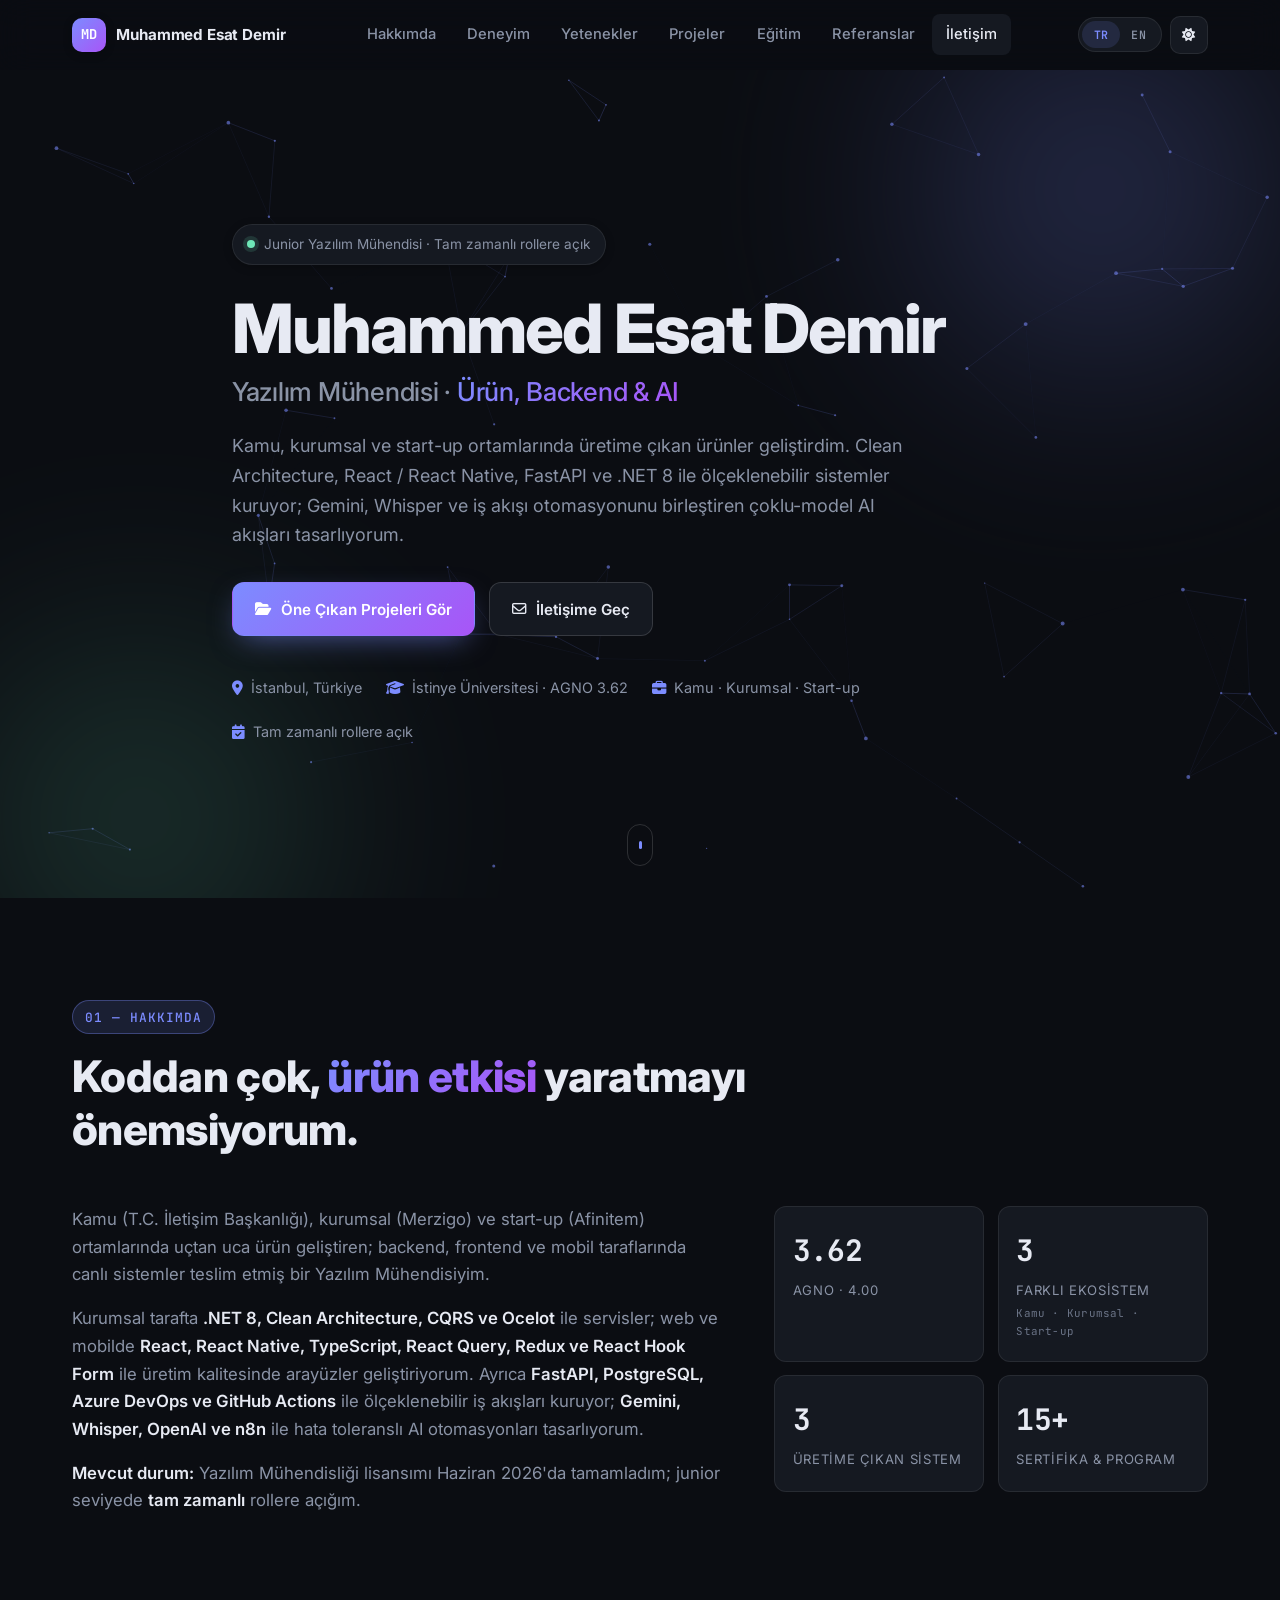
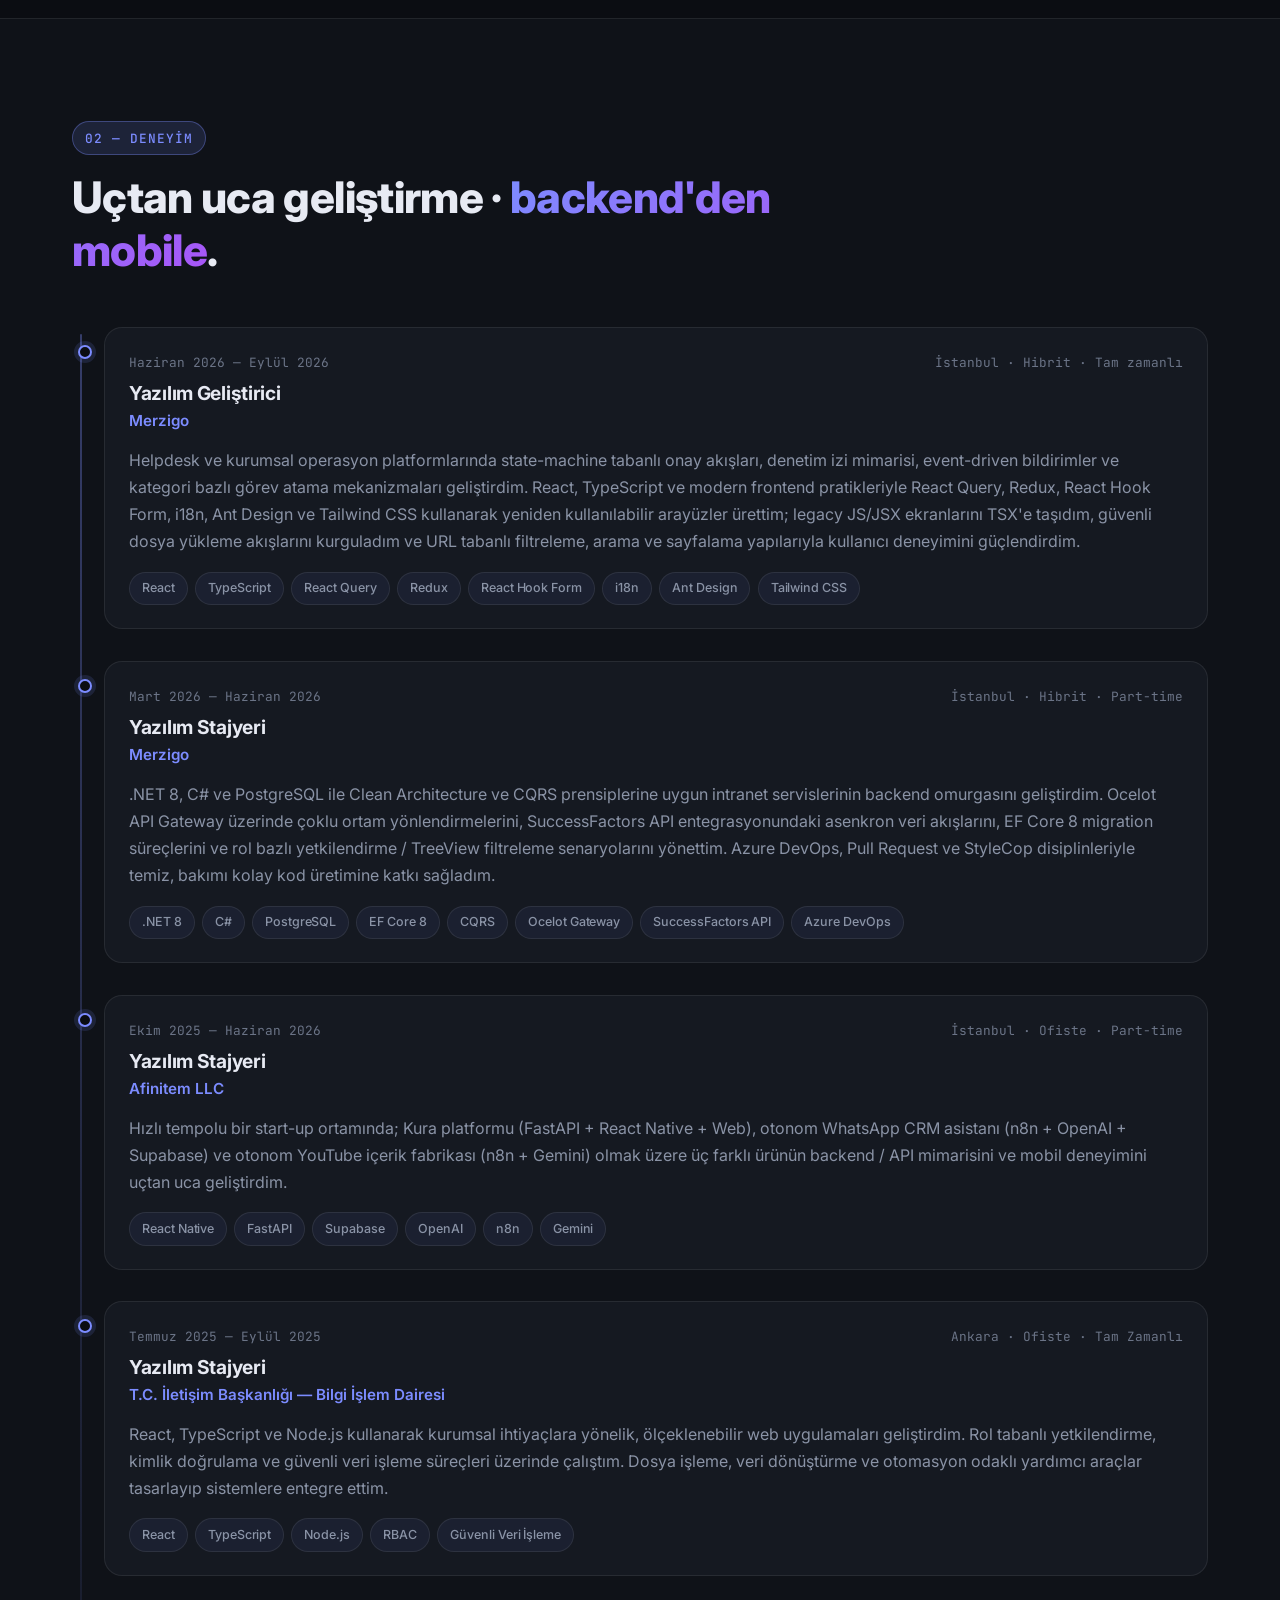
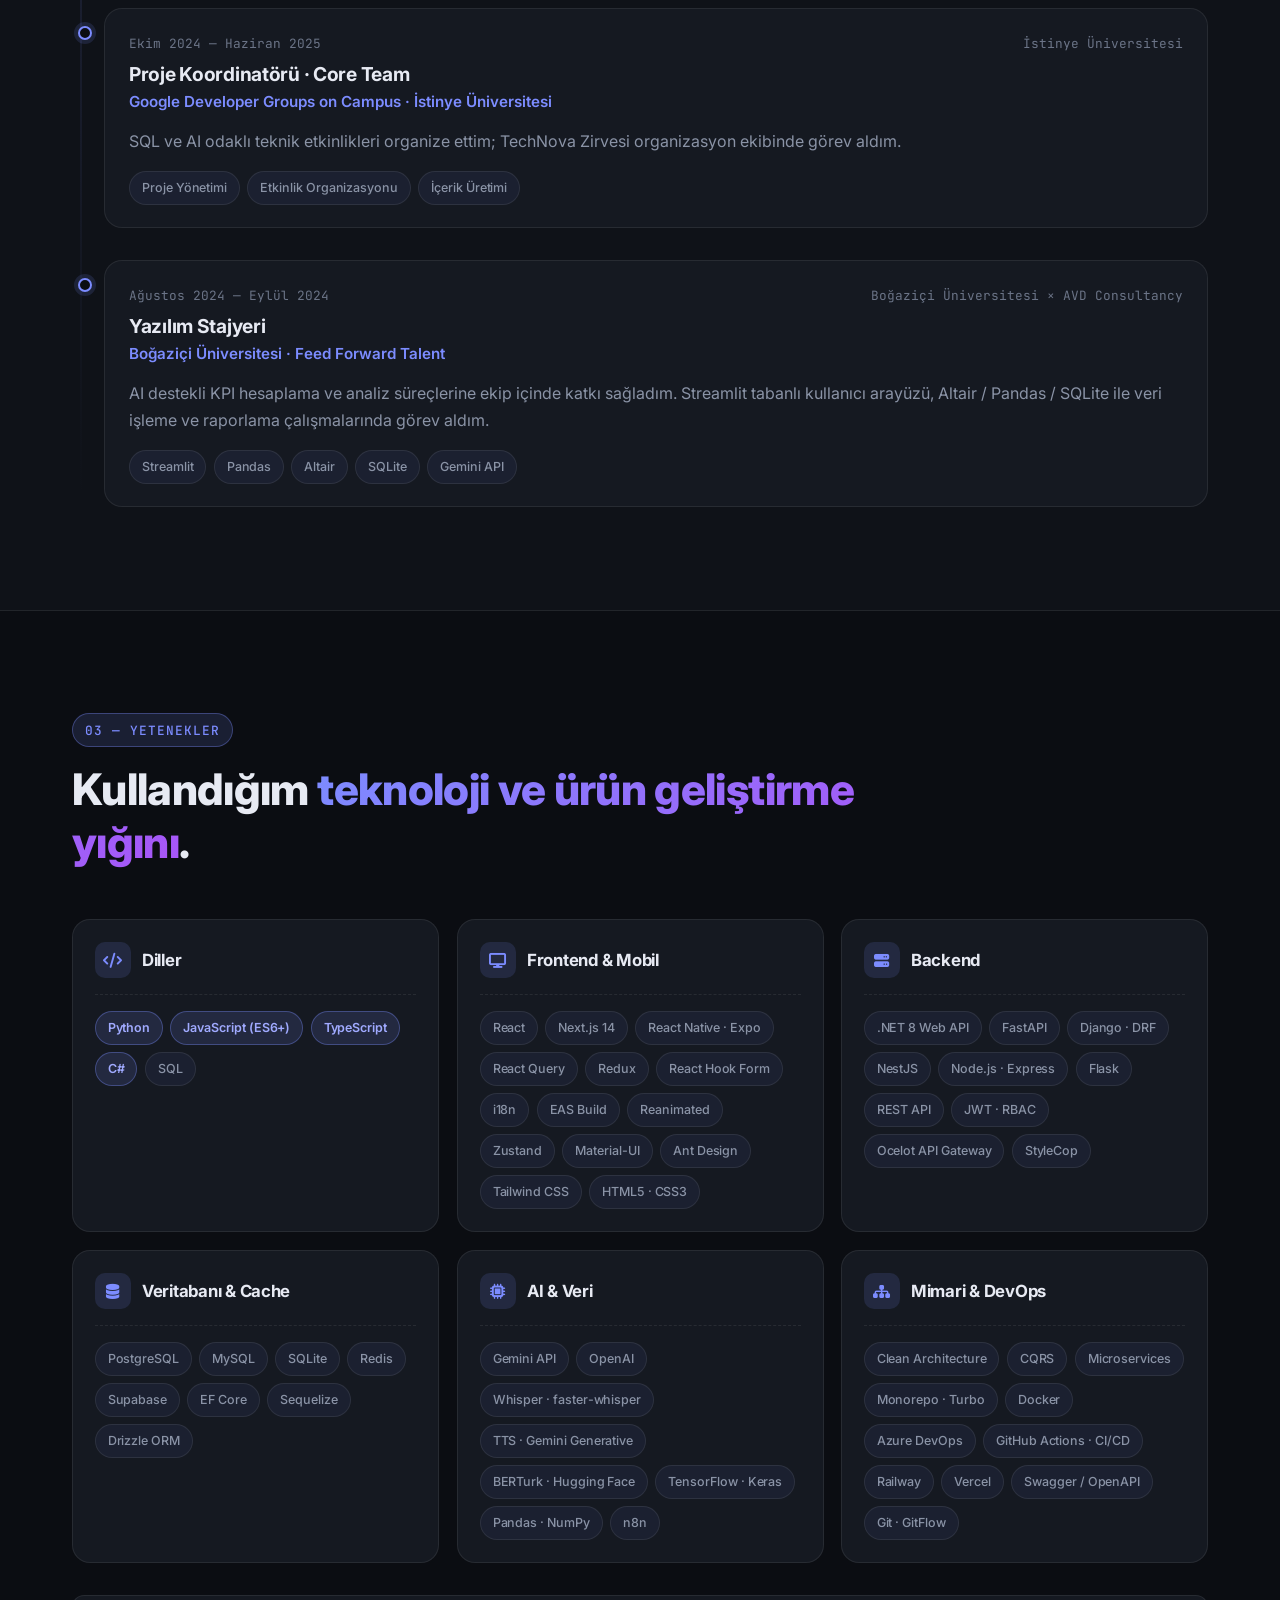
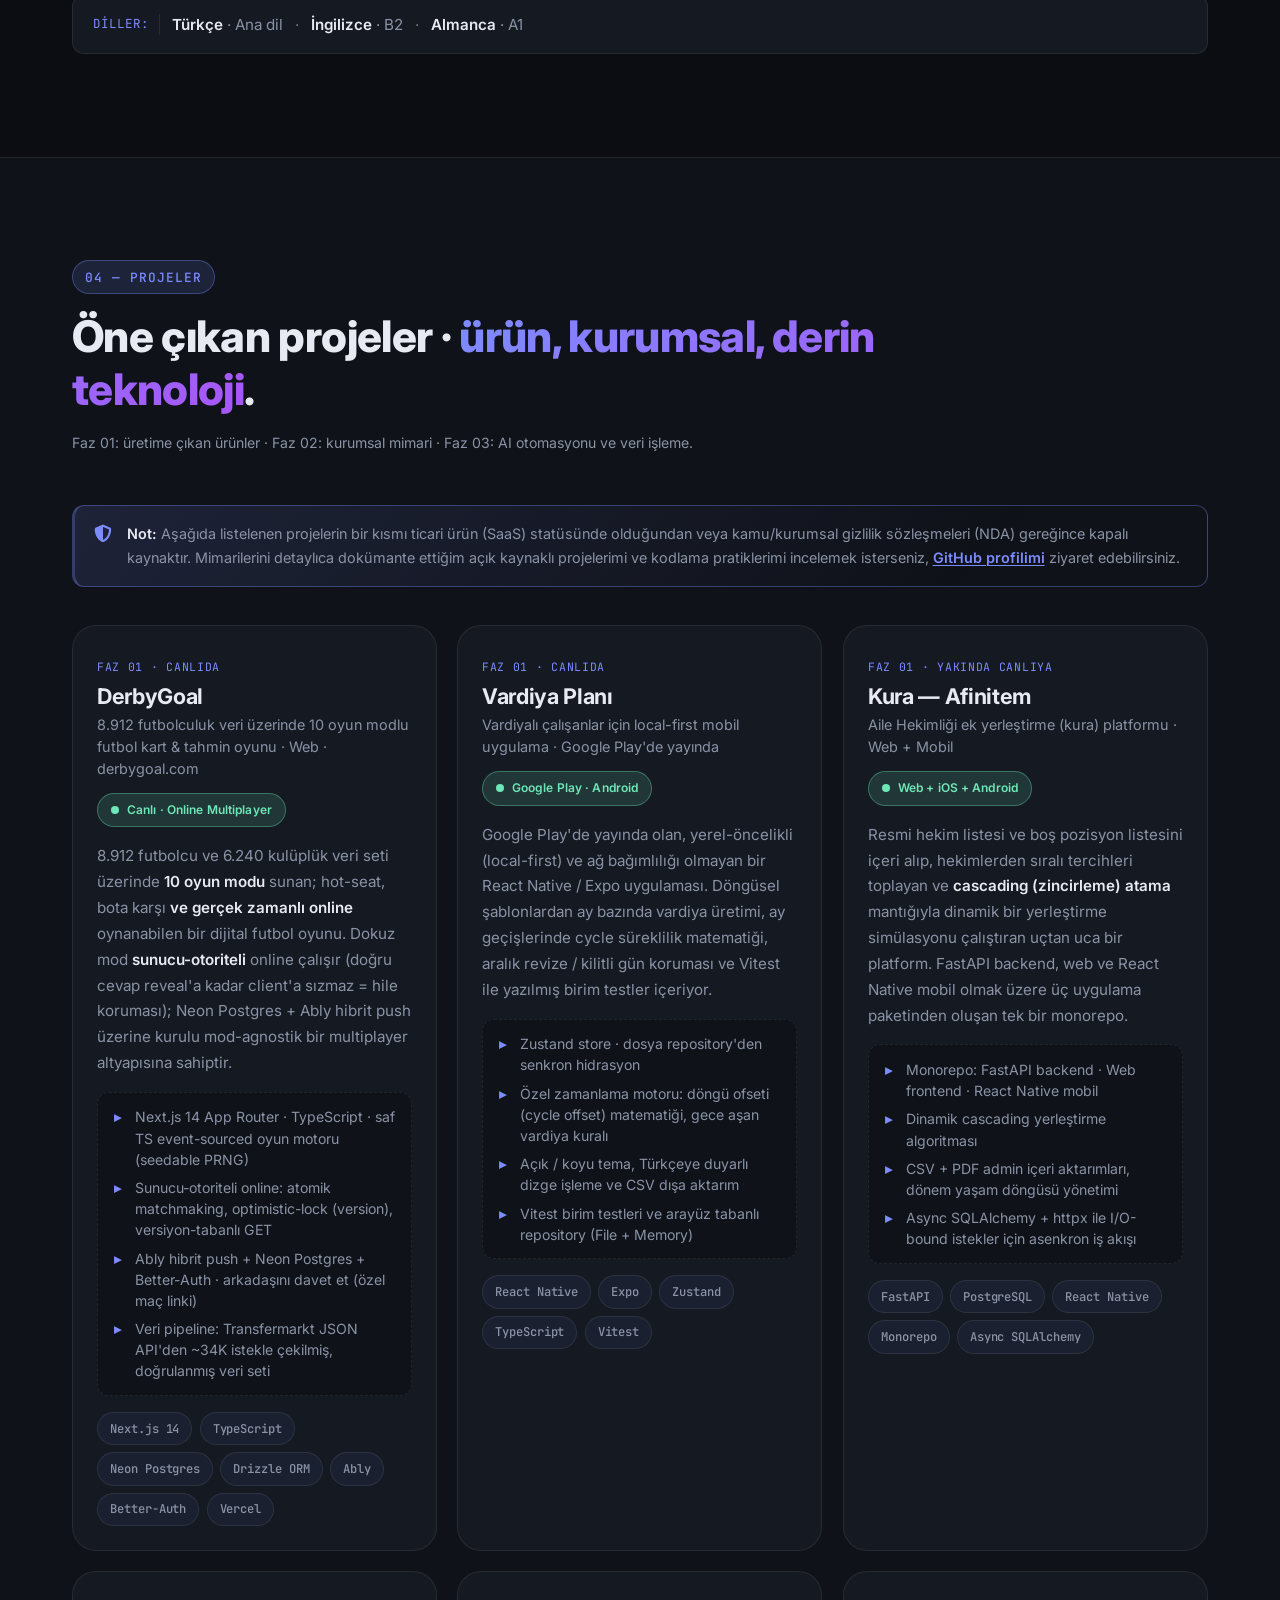
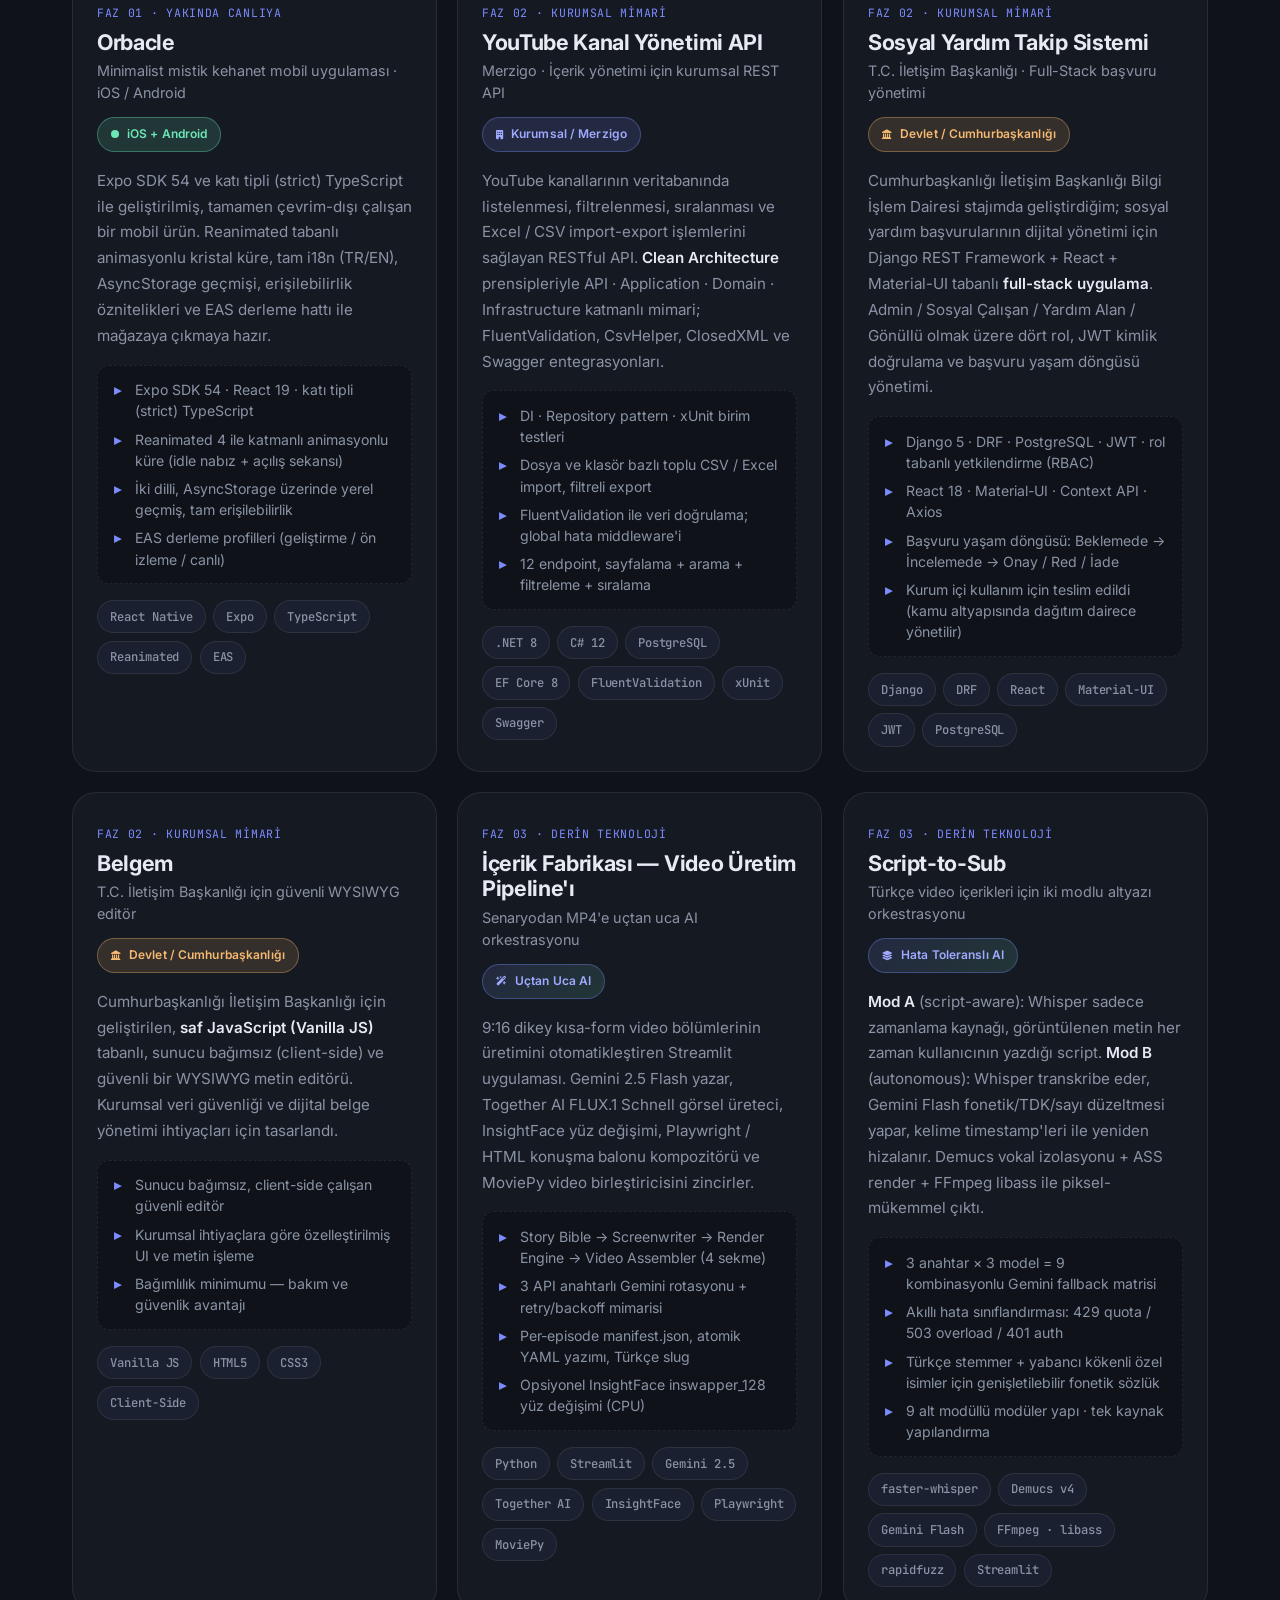
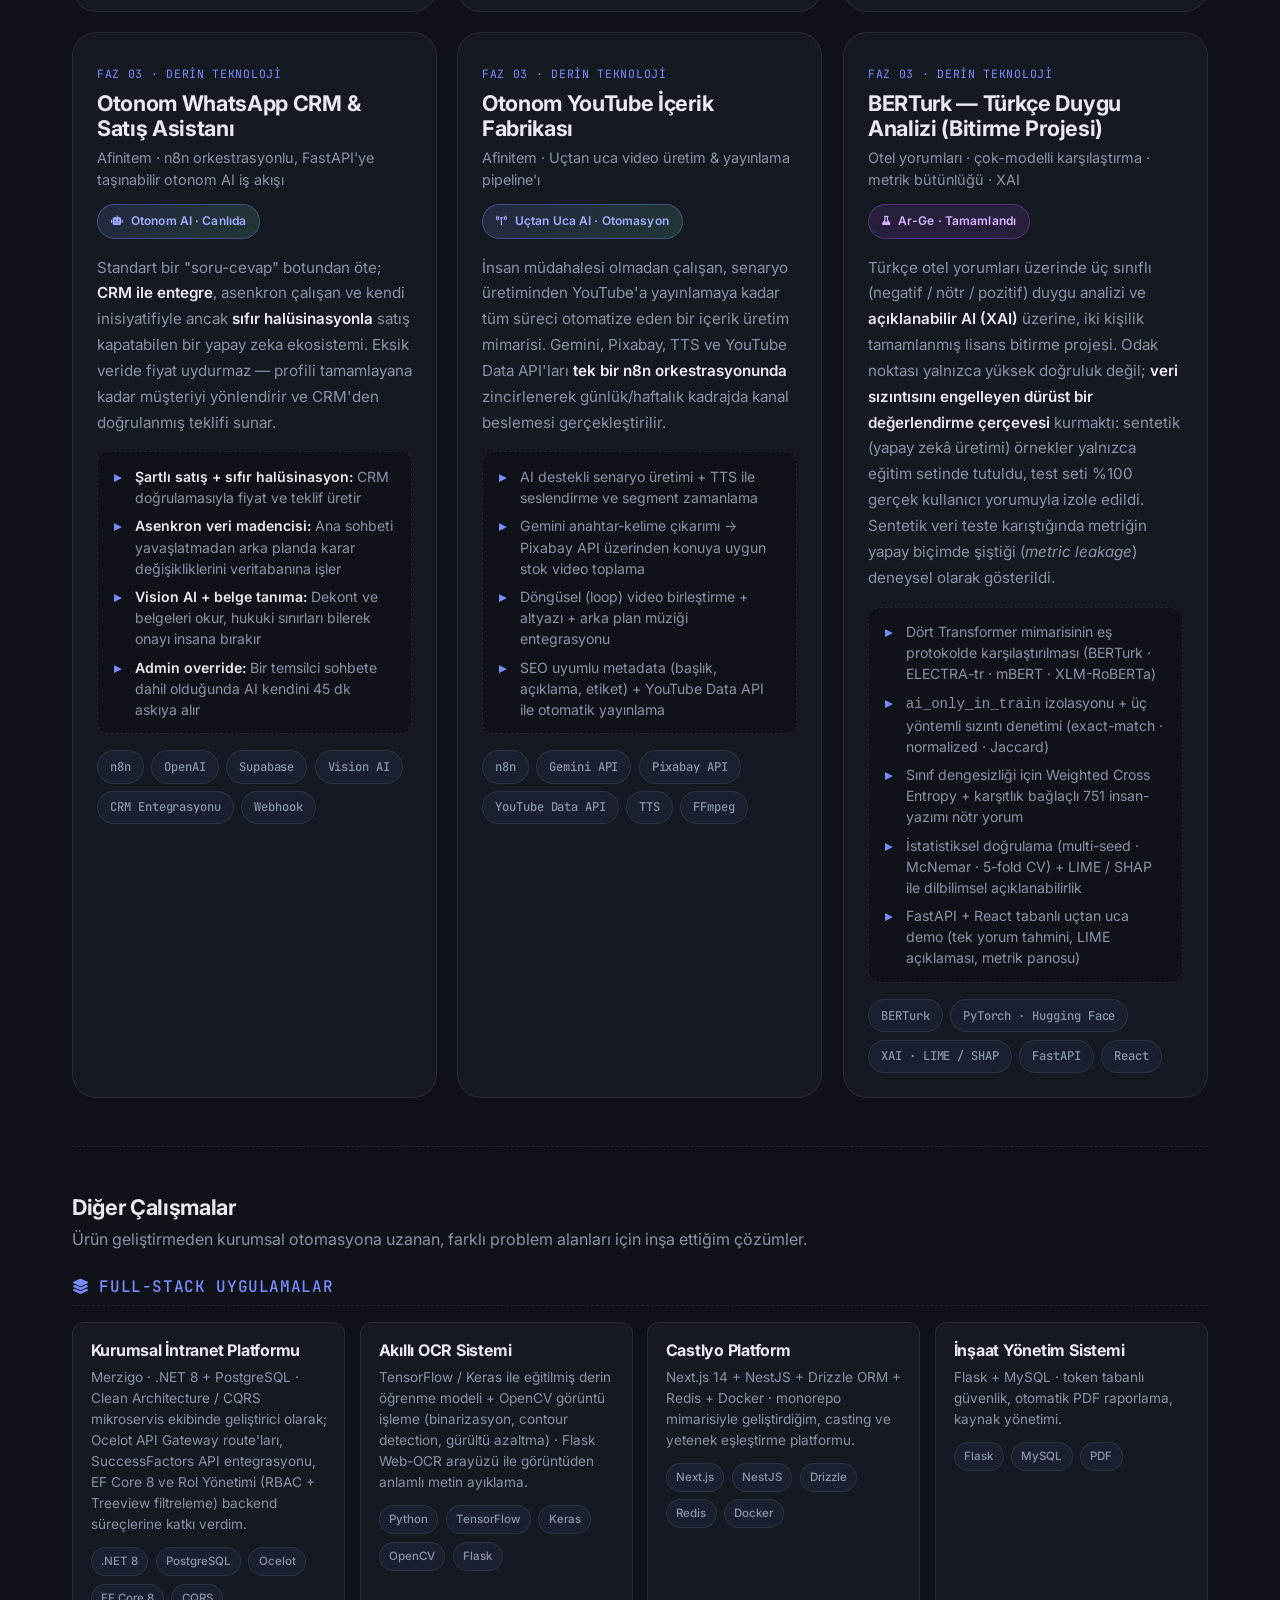
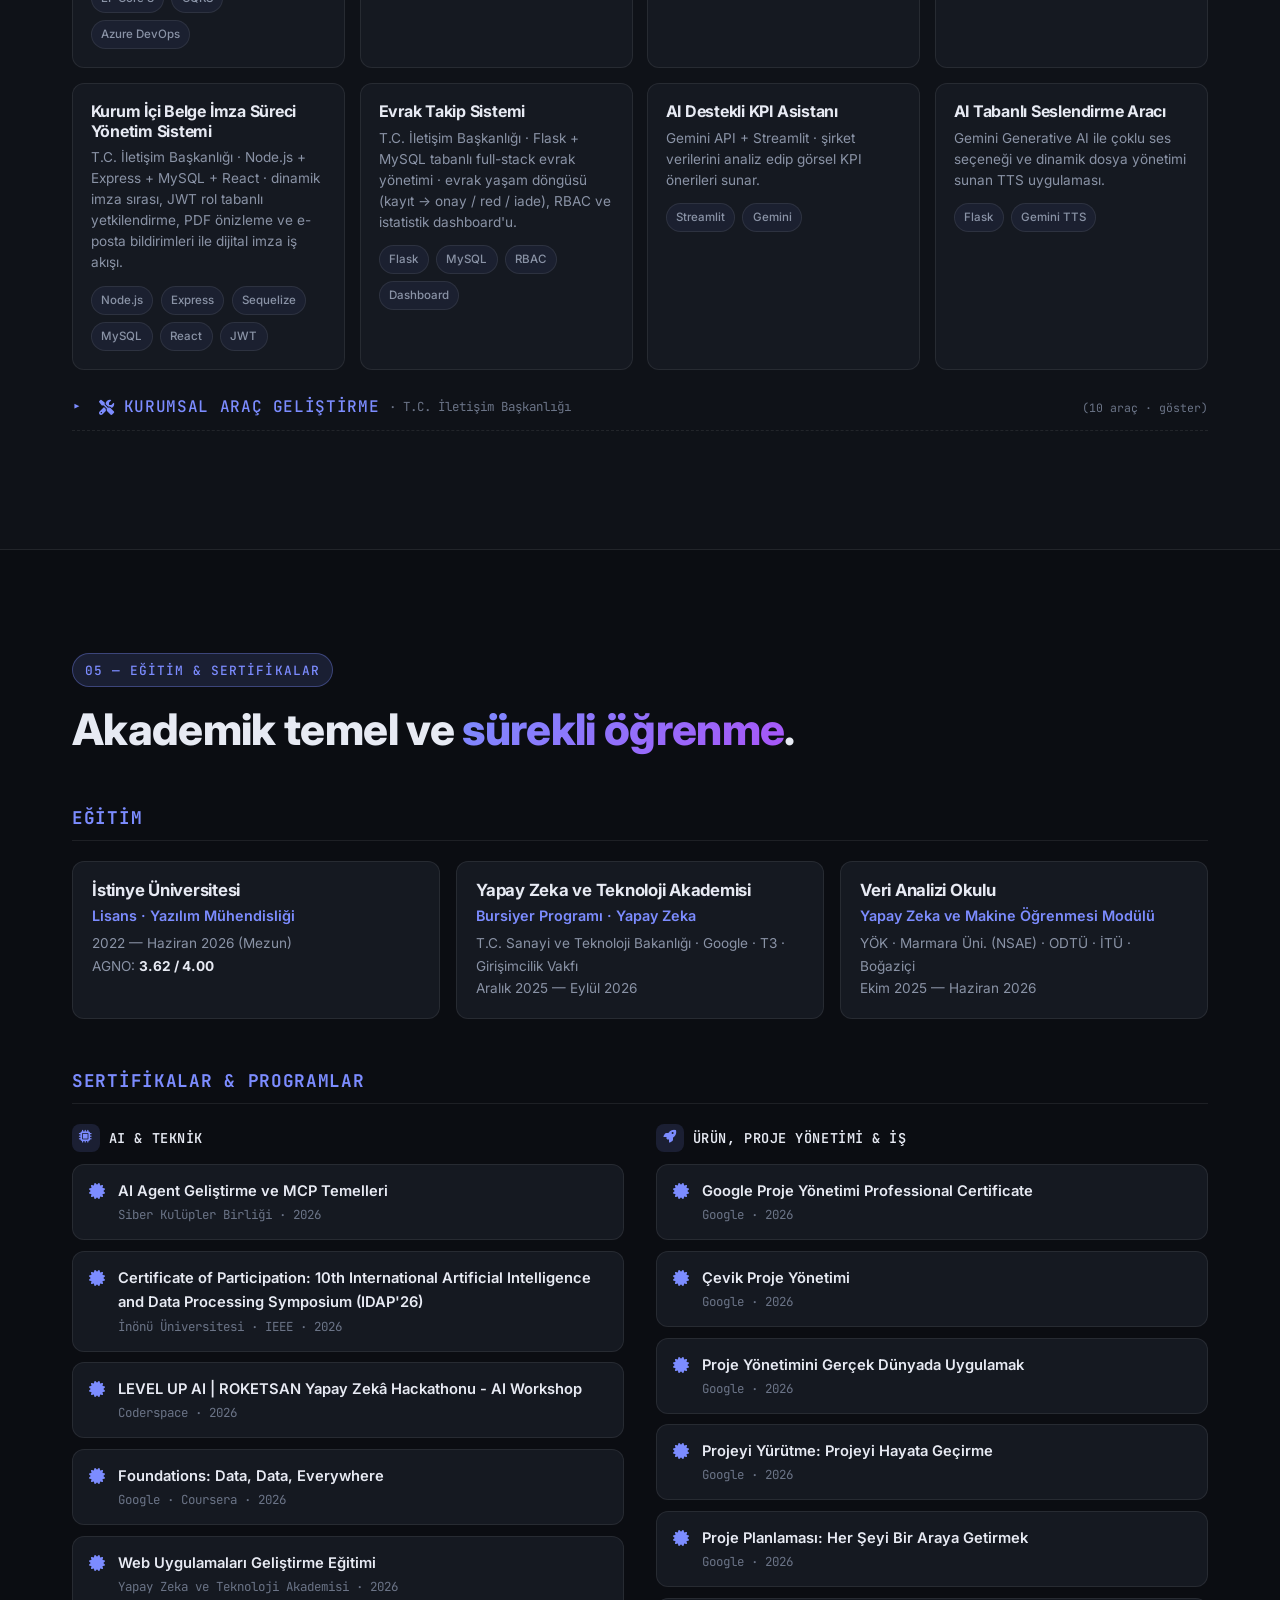
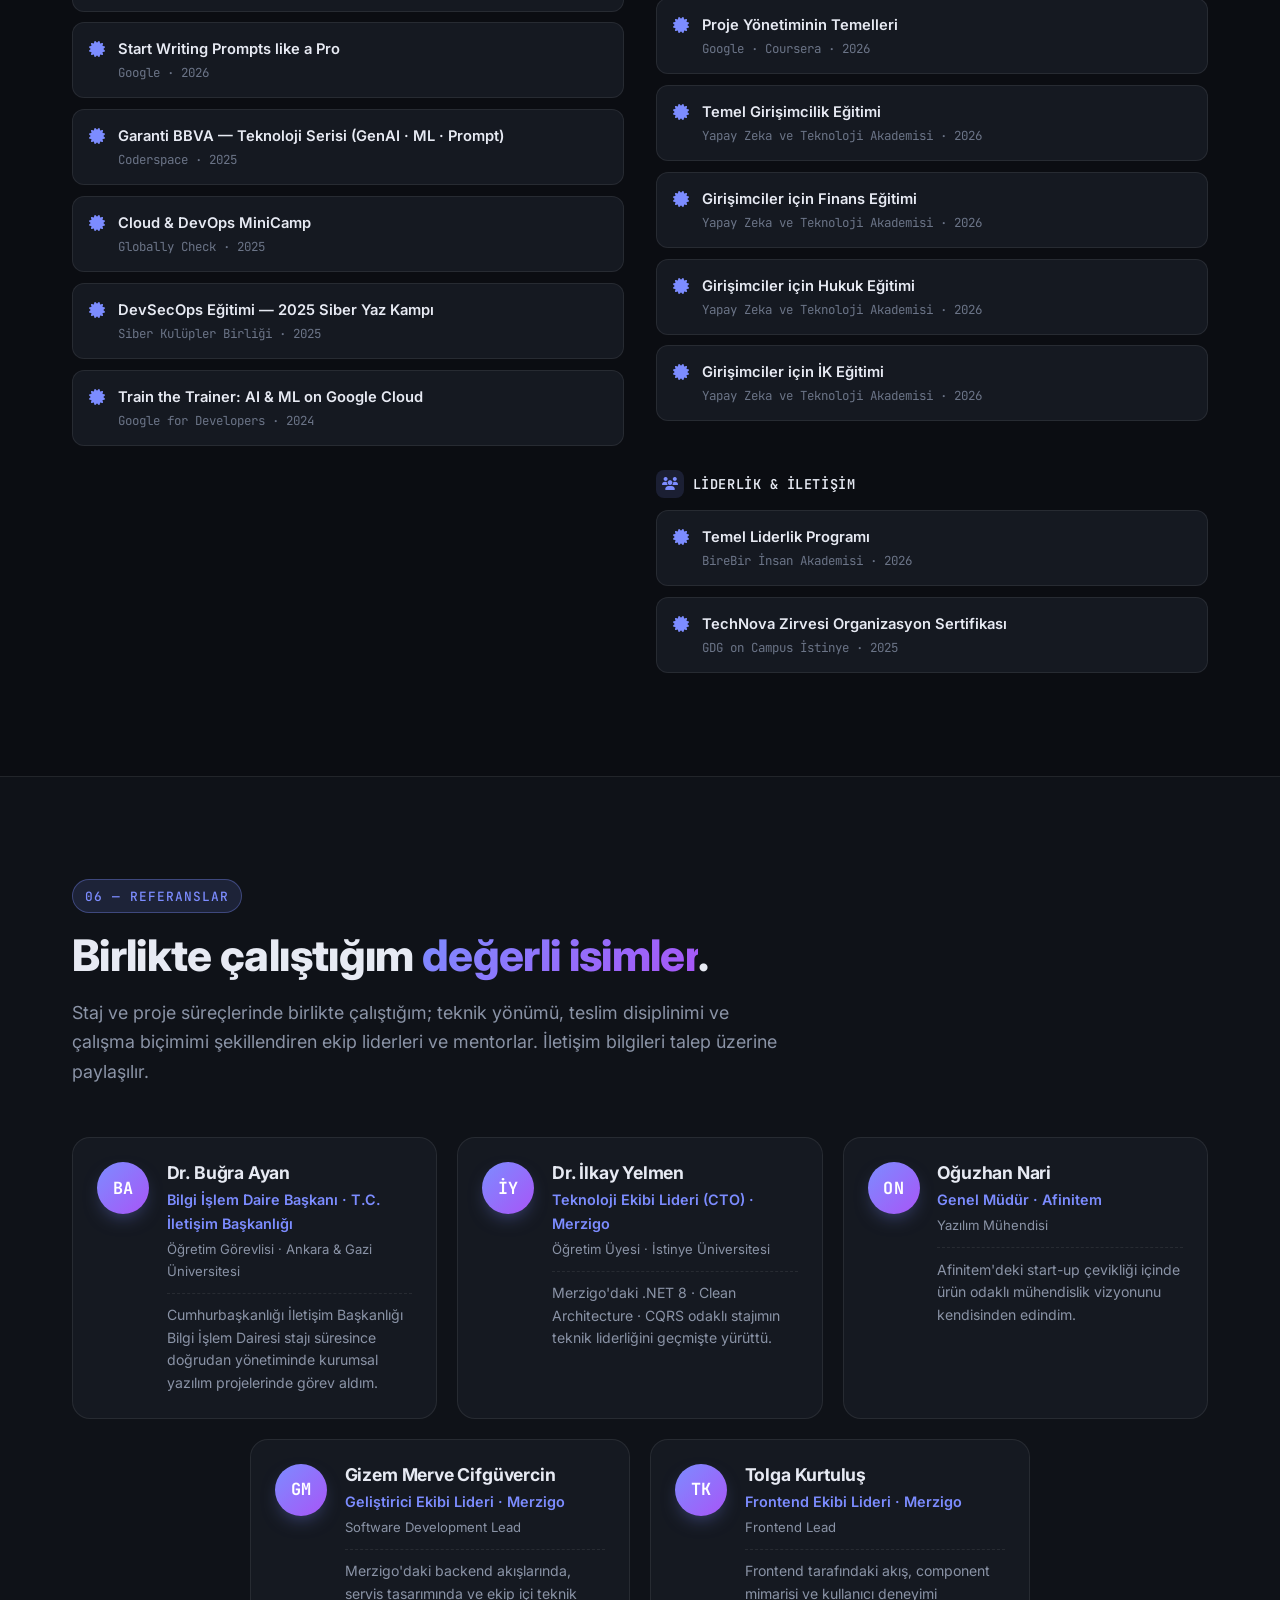
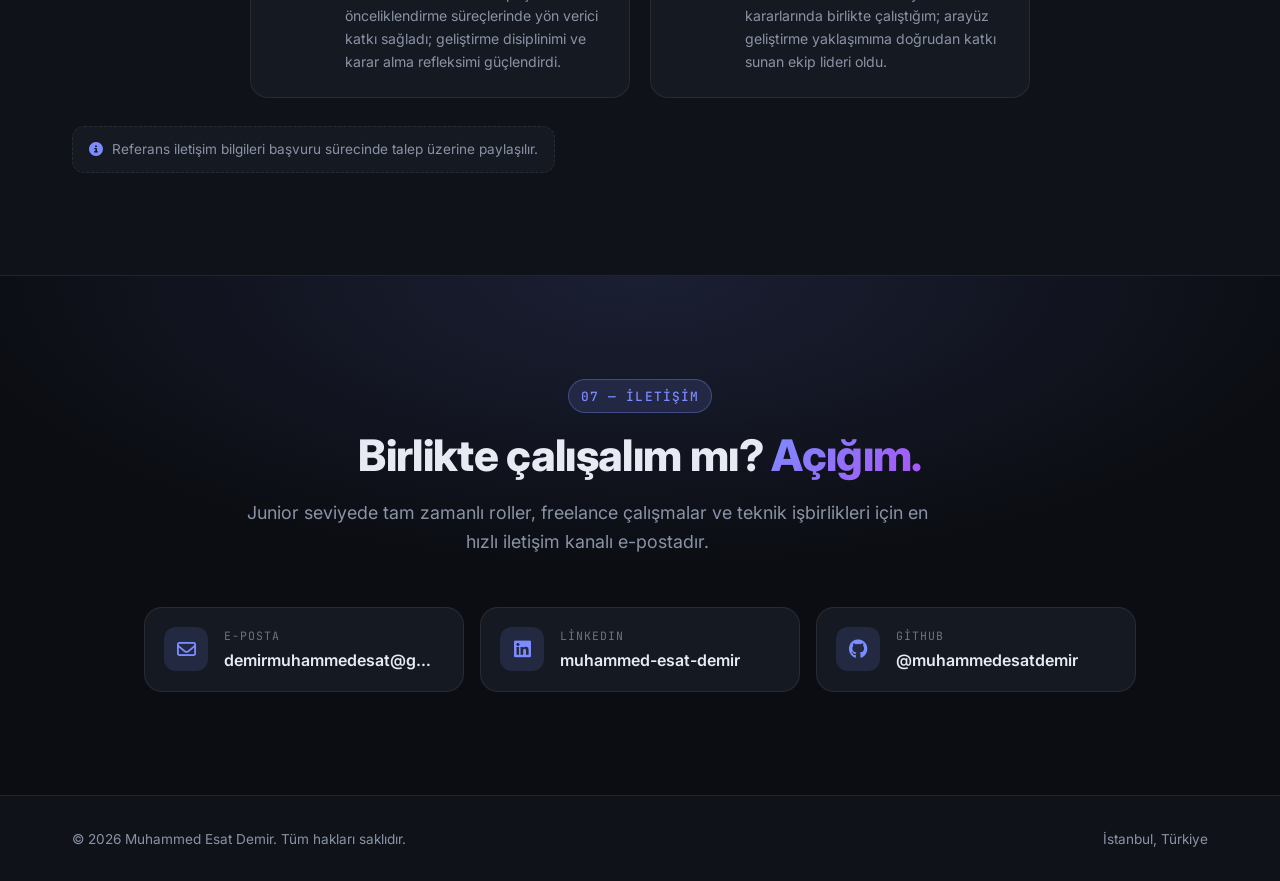
<file: index.html>
<!DOCTYPE html>
<html lang="tr" data-theme="dark">
<head>
  <meta charset="UTF-8" />
  <meta name="viewport" content="width=device-width, initial-scale=1.0" />
  <meta name="description" content="Muhammed Esat Demir — Yazılım Mühendisi · Ürün & AI Entegrasyonu. Clean Architecture, React / React Native, FastAPI, .NET 8 ve çoklu-model fallback'li AI pipeline'larıyla üretime çıkan sistemler." />
  <meta name="author" content="Muhammed Esat Demir" />
  <meta name="theme-color" content="#0B0D12" />

  <meta property="og:type" content="website" />
  <meta property="og:title" content="Muhammed Esat Demir — Yazılım Mühendisi" />
  <meta property="og:description" content="Üç ekosistemde (kamu · kurumsal · start-up) üretime çıkan ürünler geliştiren yazılım mühendisi · Ürün & AI Entegrasyonu." />
  <meta name="twitter:card" content="summary_large_image" />

  <title>Muhammed Esat Demir — Yazılım Mühendisi</title>

  <link rel="preconnect" href="https://fonts.googleapis.com" />
  <link rel="preconnect" href="https://fonts.gstatic.com" crossorigin />
  <link href="https://fonts.googleapis.com/css2?family=Inter:wght@400;500;600;700;800&family=JetBrains+Mono:wght@400;500;600&display=swap" rel="stylesheet" />

  <link rel="stylesheet" href="https://cdnjs.cloudflare.com/ajax/libs/font-awesome/6.5.2/css/all.min.css" integrity="sha512-SnH5WK+bZxgPHs44uWIX+LLJAJ9/2PkPKZ5QiAj6Ta86w+fsb2TkcmfRyVX3pBnMFcV7oQPJkl9QevSCWr3W6A==" crossorigin="anonymous" referrerpolicy="no-referrer" />

  <link rel="stylesheet" href="assets/css-new/style.css" />
</head>
<body>

  <a href="#main" class="skip-link" data-i18n="skip">İçeriğe atla</a>

  <nav class="nav" id="nav">
    <div class="container nav__inner">
      <a href="#hero" class="nav__brand" aria-label="Ana sayfa">
        <span class="nav__brand-mark">MD</span>
        <span class="nav__brand-text">Muhammed Esat Demir</span>
      </a>

      <ul class="nav__links" id="navLinks">
        <li><a href="#hakkimda" data-i18n="nav.about">Hakkımda</a></li>
        <li><a href="#deneyim" data-i18n="nav.experience">Deneyim</a></li>
        <li><a href="#yetenekler" data-i18n="nav.skills">Yetenekler</a></li>
        <li><a href="#projeler" data-i18n="nav.projects">Projeler</a></li>
        <li><a href="#egitim" data-i18n="nav.education">Eğitim</a></li>
        <li><a href="#referanslar" data-i18n="nav.references">Referanslar</a></li>
        <li><a href="#iletisim" data-i18n="nav.contact">İletişim</a></li>
      </ul>

      <div class="nav__actions">
        <div class="lang-switch" role="group" aria-label="Dil seçici">
          <button class="lang-switch__btn is-active" data-lang="tr" aria-pressed="true">TR</button>
          <button class="lang-switch__btn" data-lang="en" aria-pressed="false">EN</button>
        </div>
        <button class="theme-toggle" id="themeToggle" aria-label="Tema değiştir" title="Tema değiştir">
          <i class="fa-solid fa-moon" aria-hidden="true"></i>
        </button>
        <button class="nav__burger" id="navBurger" aria-label="Menüyü aç/kapat" aria-expanded="false">
          <span></span><span></span><span></span>
        </button>
      </div>
    </div>
  </nav>

  <main id="main">

    <section class="hero" id="hero">
      <div class="hero__bg" aria-hidden="true">
        <canvas id="particles"></canvas>
        <div class="hero__glow hero__glow--a"></div>
        <div class="hero__glow hero__glow--b"></div>
      </div>

      <div class="container hero__inner">
        <div class="hero__badge">
          <span class="status-dot"></span>
          <span data-i18n="hero.badge">Junior Yazılım Mühendisi · Tam zamanlı rollere açık</span>
        </div>

        <h1 class="hero__title">
          <span class="hero__title-line">Muhammed Esat Demir</span>
          <span class="hero__title-sub" data-i18n-html="hero.role">Yazılım Mühendisi · <span class="accent">Ürün, Backend &amp; AI</span></span>
        </h1>

        <p class="hero__lede" data-i18n-html="hero.lede">
          Kamu, kurumsal ve start-up ortamlarında üretime çıkan ürünler geliştirdim. Clean Architecture,
          React / React Native, FastAPI ve .NET 8 ile ölçeklenebilir sistemler kuruyor; Gemini, Whisper ve
          iş akışı otomasyonunu birleştiren çoklu-model AI akışları tasarlıyorum.
        </p>

        <div class="hero__cta">
          <a href="#projeler" class="btn btn--primary">
            <i class="fa-solid fa-folder-open" aria-hidden="true"></i>
            <span data-i18n="hero.cta.projects">Öne Çıkan Projeleri Gör</span>
          </a>
          <a href="#iletisim" class="btn btn--ghost">
            <i class="fa-regular fa-envelope" aria-hidden="true"></i>
            <span data-i18n="hero.cta.contact">İletişime Geç</span>
          </a>
        </div>

        <ul class="hero__meta">
          <li><i class="fa-solid fa-location-dot" aria-hidden="true"></i> <span data-i18n="hero.meta.location">İstanbul, Türkiye</span></li>
          <li><i class="fa-solid fa-graduation-cap" aria-hidden="true"></i> <span data-i18n="hero.meta.edu">İstinye Üniversitesi · AGNO 3.62</span></li>
          <li><i class="fa-solid fa-briefcase" aria-hidden="true"></i> <span data-i18n="hero.meta.work">Kamu · Kurumsal · Start-up</span></li>
          <li><i class="fa-solid fa-calendar-check" aria-hidden="true"></i> <span data-i18n="hero.meta.availability">Tam zamanlı rollere açık</span></li>
        </ul>
      </div>

      <a href="#hakkimda" class="hero__scroll" aria-label="Aşağı kaydır">
        <span></span>
      </a>
    </section>

    <section class="section" id="hakkimda">
      <div class="container">
        <header class="section__head">
          <span class="section__kicker" data-i18n="about.kicker">01 — Hakkımda</span>
          <h2 class="section__title" data-i18n-html="about.title">Koddan çok, <span class="accent">ürün etkisi</span> yaratmayı önemsiyorum.</h2>
        </header>

        <div class="about">
          <div class="about__text">
            <p data-i18n="about.p1">
              Kamu (T.C. İletişim Başkanlığı), kurumsal (Merzigo) ve start-up (Afinitem) ortamlarında
              uçtan uca ürün geliştiren; backend, frontend ve mobil taraflarında canlı sistemler teslim
              etmiş bir Yazılım Mühendisiyim.
            </p>
            <p data-i18n-html="about.p2">
              Kurumsal tarafta <strong>.NET 8, Clean Architecture, CQRS ve Ocelot</strong> ile servisler;
              web ve mobilde <strong>React, React Native, TypeScript, React Query, Redux ve React Hook Form</strong>
              ile üretim kalitesinde arayüzler geliştiriyorum. Ayrıca <strong>FastAPI, PostgreSQL, Azure DevOps ve
              GitHub Actions</strong> ile ölçeklenebilir iş akışları kuruyor; <strong>Gemini, Whisper, OpenAI ve n8n</strong>
              ile hata toleranslı AI otomasyonları tasarlıyorum.
            </p>
            <p data-i18n-html="about.availability">
              <strong>Mevcut durum:</strong> Yazılım Mühendisliği lisansımı Haziran 2026'da tamamladım;
              junior seviyede <strong>tam zamanlı</strong> rollere açığım.
            </p>
          </div>

          <ul class="about__stats" role="list">
            <li class="stat">
              <span class="stat__value">3.62</span>
              <span class="stat__label" data-i18n="about.stat.gpa">AGNO · 4.00</span>
            </li>
            <li class="stat">
              <span class="stat__value">3</span>
              <span class="stat__label" data-i18n-html="about.stat.intern">Farklı Ekosistem<br><em class="stat__sub">Kamu · Kurumsal · Start-up</em></span>
            </li>
            <li class="stat">
              <span class="stat__value">3</span>
              <span class="stat__label" data-i18n="about.stat.shipped">Üretime Çıkan Sistem</span>
            </li>
            <li class="stat">
              <span class="stat__value">15+</span>
              <span class="stat__label" data-i18n="about.stat.certs">Sertifika & Program</span>
            </li>
          </ul>
        </div>
      </div>
    </section>

    <section class="section section--alt" id="deneyim">
      <div class="container">
        <header class="section__head">
          <span class="section__kicker" data-i18n="exp.kicker">02 — Deneyim</span>
          <h2 class="section__title" data-i18n-html="exp.title">Uçtan uca geliştirme · <span class="accent">backend'den mobile</span>.</h2>
        </header>

        <ol class="timeline" role="list">

          <li class="timeline__item">
            <div class="timeline__dot"></div>
            <div class="timeline__card">
              <div class="timeline__meta">
                <span class="timeline__date"><span data-i18n="date.jun2026now">Haziran 2026 — Eylül 2026</span></span>
                <span class="timeline__loc" data-i18n="exp.merzigo.dev.loc">İstanbul · Hibrit · Tam zamanlı</span>
              </div>
              <h3 class="timeline__role" data-i18n="exp.role.dev">Yazılım Geliştirici</h3>
              <p class="timeline__company" data-i18n="exp.merzigo.dev.company">Merzigo</p>
              <p class="timeline__desc" data-i18n-html="exp.merzigo.dev.desc">
                Helpdesk ve kurumsal operasyon platformlarında state-machine tabanlı onay akışları, denetim izi
                mimarisi, event-driven bildirimler ve kategori bazlı görev atama mekanizmaları geliştirdim. React,
                TypeScript ve modern frontend pratikleriyle React Query, Redux, React Hook Form, i18n, Ant Design
                ve Tailwind CSS kullanarak yeniden kullanılabilir arayüzler ürettim; legacy JS/JSX ekranlarını TSX'e
                taşıdım, güvenli dosya yükleme akışlarını kurguladım ve URL tabanlı filtreleme, arama ve sayfalama
                yapılarıyla kullanıcı deneyimini güçlendirdim.
              </p>
              <div class="chips">
                <span class="chip">React</span>
                <span class="chip">TypeScript</span>
                <span class="chip">React Query</span>
                <span class="chip">Redux</span>
                <span class="chip">React Hook Form</span>
                <span class="chip">i18n</span>
                <span class="chip">Ant Design</span>
                <span class="chip">Tailwind CSS</span>
              </div>
            </div>
          </li>

          <li class="timeline__item">
            <div class="timeline__dot"></div>
            <div class="timeline__card">
              <div class="timeline__meta">
                <span class="timeline__date"><span data-i18n="date.mar2026now">Mart 2026 — Haziran 2026</span></span>
                <span class="timeline__loc" data-i18n="exp.merzigo.loc">İstanbul · Hibrit · Part-time</span>
              </div>
              <h3 class="timeline__role" data-i18n="exp.role.intern">Yazılım Stajyeri</h3>
              <p class="timeline__company" data-i18n="exp.merzigo.company">Merzigo</p>
              <p class="timeline__desc" data-i18n-html="exp.merzigo.intern.desc">
                .NET 8, C# ve PostgreSQL ile Clean Architecture ve CQRS prensiplerine uygun intranet servislerinin
                backend omurgasını geliştirdim. Ocelot API Gateway üzerinde çoklu ortam yönlendirmelerini,
                SuccessFactors API entegrasyonundaki asenkron veri akışlarını, EF Core 8 migration süreçlerini ve
                rol bazlı yetkilendirme / TreeView filtreleme senaryolarını yönettim. Azure DevOps, Pull Request ve
                StyleCop disiplinleriyle temiz, bakımı kolay kod üretimine katkı sağladım.
              </p>
              <div class="chips">
                <span class="chip">.NET 8</span>
                <span class="chip">C#</span>
                <span class="chip">PostgreSQL</span>
                <span class="chip">EF Core 8</span>
                <span class="chip">CQRS</span>
                <span class="chip">Ocelot Gateway</span>
                <span class="chip">SuccessFactors API</span>
                <span class="chip">Azure DevOps</span>
              </div>
            </div>
          </li>

          <li class="timeline__item">
            <div class="timeline__dot"></div>
            <div class="timeline__card">
              <div class="timeline__meta">
                <span class="timeline__date"><span data-i18n="date.oct2025now">Ekim 2025 — Haziran 2026</span></span>
                <span class="timeline__loc" data-i18n="exp.afinitem.loc">İstanbul · Ofiste · Part-time</span>
              </div>
              <h3 class="timeline__role" data-i18n="exp.role.intern">Yazılım Stajyeri</h3>
              <p class="timeline__company" data-i18n="exp.afinitem.company">Afinitem LLC</p>
              <p class="timeline__desc" data-i18n="exp.afinitem.desc">
                Hızlı tempolu bir start-up ortamında; Kura platformu (FastAPI + React Native + Web), otonom WhatsApp CRM asistanı (n8n + OpenAI + Supabase) ve otonom YouTube içerik fabrikası (n8n + Gemini) olmak üzere üç farklı ürünün backend / API mimarisini ve mobil deneyimini uçtan uca geliştirdim.
              </p>
              <div class="chips">
                <span class="chip">React Native</span>
                <span class="chip">FastAPI</span>
                <span class="chip">Supabase</span>
                <span class="chip">OpenAI</span>
                <span class="chip">n8n</span>
                <span class="chip">Gemini</span>
              </div>
            </div>
          </li>

          <li class="timeline__item">
            <div class="timeline__dot"></div>
            <div class="timeline__card">
              <div class="timeline__meta">
                <span class="timeline__date" data-i18n="exp.cb.date">Temmuz 2025 — Eylül 2025</span>
                <span class="timeline__loc" data-i18n="exp.cb.loc">Ankara · Ofiste · Tam Zamanlı</span>
              </div>
              <h3 class="timeline__role" data-i18n="exp.role.intern">Yazılım Stajyeri</h3>
              <p class="timeline__company" data-i18n="exp.cb.company">T.C. İletişim Başkanlığı — Bilgi İşlem Dairesi</p>
              <p class="timeline__desc" data-i18n="exp.cb.desc">
                React, TypeScript ve Node.js kullanarak kurumsal ihtiyaçlara yönelik, ölçeklenebilir web
                uygulamaları geliştirdim. Rol tabanlı yetkilendirme, kimlik doğrulama ve güvenli veri işleme
                süreçleri üzerinde çalıştım. Dosya işleme, veri dönüştürme ve otomasyon odaklı yardımcı araçlar
                tasarlayıp sistemlere entegre ettim.
              </p>
              <div class="chips">
                <span class="chip">React</span>
                <span class="chip">TypeScript</span>
                <span class="chip">Node.js</span>
                <span class="chip">RBAC</span>
                <span class="chip" data-i18n="exp.chip.securedata">Güvenli Veri İşleme</span>
              </div>
            </div>
          </li>

          <li class="timeline__item">
            <div class="timeline__dot"></div>
            <div class="timeline__card">
              <div class="timeline__meta">
                <span class="timeline__date" data-i18n="exp.gdg.date">Ekim 2024 — Haziran 2025</span>
                <span class="timeline__loc" data-i18n="exp.gdg.loc">İstinye Üniversitesi</span>
              </div>
              <h3 class="timeline__role" data-i18n="exp.role.gdg">Proje Koordinatörü · Core Team</h3>
              <p class="timeline__company" data-i18n="exp.gdg.company">Google Developer Groups on Campus · İstinye Üniversitesi</p>
              <p class="timeline__desc" data-i18n="exp.gdg.desc">
                SQL ve AI odaklı teknik etkinlikleri organize ettim; TechNova Zirvesi organizasyon
                ekibinde görev aldım.
              </p>
              <div class="chips">
                <span class="chip" data-i18n="exp.chip.pm">Proje Yönetimi</span>
                <span class="chip" data-i18n="exp.chip.event">Etkinlik Organizasyonu</span>
                <span class="chip" data-i18n="exp.chip.content">İçerik Üretimi</span>
              </div>
            </div>
          </li>

          <li class="timeline__item">
            <div class="timeline__dot"></div>
            <div class="timeline__card">
              <div class="timeline__meta">
                <span class="timeline__date" data-i18n="exp.bogazici.date">Ağustos 2024 — Eylül 2024</span>
                <span class="timeline__loc" data-i18n="exp.bogazici.loc">Boğaziçi Üniversitesi × AVD Consultancy</span>
              </div>
              <h3 class="timeline__role" data-i18n="exp.role.intern">Yazılım Stajyeri</h3>
              <p class="timeline__company" data-i18n="exp.bogazici.company">Boğaziçi Üniversitesi · Feed Forward Talent</p>
              <p class="timeline__desc" data-i18n="exp.bogazici.desc">
                AI destekli KPI hesaplama ve analiz süreçlerine ekip içinde katkı sağladım. Streamlit
                tabanlı kullanıcı arayüzü, Altair / Pandas / SQLite ile veri işleme ve raporlama
                çalışmalarında görev aldım.
              </p>
              <div class="chips">
                <span class="chip">Streamlit</span>
                <span class="chip">Pandas</span>
                <span class="chip">Altair</span>
                <span class="chip">SQLite</span>
                <span class="chip">Gemini API</span>
              </div>
            </div>
          </li>

        </ol>
      </div>
    </section>

    <section class="section" id="yetenekler">
      <div class="container">
        <header class="section__head">
          <span class="section__kicker" data-i18n="skills.kicker">03 — Yetenekler</span>
          <h2 class="section__title" data-i18n-html="skills.title">Kullandığım <span class="accent">teknoloji ve ürün geliştirme yığını</span>.</h2>
        </header>

        <div class="skills">
          <article class="skill-card">
            <div class="skill-card__head">
              <i class="fa-solid fa-code" aria-hidden="true"></i>
              <h3 data-i18n="skills.cat.langs">Diller</h3>
            </div>
            <ul class="chips">
              <li class="chip chip--strong">Python</li>
              <li class="chip chip--strong">JavaScript (ES6+)</li>
              <li class="chip chip--strong">TypeScript</li>
              <li class="chip chip--strong">C#</li>
              <li class="chip">SQL</li>
            </ul>
          </article>

          <article class="skill-card">
            <div class="skill-card__head">
              <i class="fa-solid fa-display" aria-hidden="true"></i>
              <h3 data-i18n="skills.cat.frontend">Frontend & Mobil</h3>
            </div>
            <ul class="chips">
              <li class="chip">React</li>
              <li class="chip">Next.js 14</li>
              <li class="chip">React Native · Expo</li>
              <li class="chip">React Query</li>
              <li class="chip">Redux</li>
              <li class="chip">React Hook Form</li>
              <li class="chip">i18n</li>
              <li class="chip">EAS Build</li>
              <li class="chip">Reanimated</li>
              <li class="chip">Zustand</li>
              <li class="chip">Material-UI</li>
              <li class="chip">Ant Design</li>
              <li class="chip">Tailwind CSS</li>
              <li class="chip">HTML5 · CSS3</li>
            </ul>
          </article>

          <article class="skill-card">
            <div class="skill-card__head">
              <i class="fa-solid fa-server" aria-hidden="true"></i>
              <h3 data-i18n="skills.cat.backend">Backend</h3>
            </div>
            <ul class="chips">
              <li class="chip">.NET 8 Web API</li>
              <li class="chip">FastAPI</li>
              <li class="chip">Django · DRF</li>
              <li class="chip">NestJS</li>
              <li class="chip">Node.js · Express</li>
              <li class="chip">Flask</li>
              <li class="chip">REST API</li>
              <li class="chip">JWT · RBAC</li>
              <li class="chip">Ocelot API Gateway</li>
              <li class="chip">StyleCop</li>
            </ul>
          </article>

          <article class="skill-card">
            <div class="skill-card__head">
              <i class="fa-solid fa-database" aria-hidden="true"></i>
              <h3 data-i18n="skills.cat.db">Veritabanı & Cache</h3>
            </div>
            <ul class="chips">
              <li class="chip">PostgreSQL</li>
              <li class="chip">MySQL</li>
              <li class="chip">SQLite</li>
              <li class="chip">Redis</li>
              <li class="chip">Supabase</li>
              <li class="chip">EF Core</li>
              <li class="chip">Sequelize</li>
              <li class="chip">Drizzle ORM</li>
            </ul>
          </article>

          <article class="skill-card">
            <div class="skill-card__head">
              <i class="fa-solid fa-microchip" aria-hidden="true"></i>
              <h3 data-i18n="skills.cat.ai">AI & Veri</h3>
            </div>
            <ul class="chips">
              <li class="chip">Gemini API</li>
              <li class="chip">OpenAI</li>
              <li class="chip">Whisper · faster-whisper</li>
              <li class="chip">TTS · Gemini Generative</li>
              <li class="chip">BERTurk · Hugging Face</li>
              <li class="chip">TensorFlow · Keras</li>
              <li class="chip">Pandas · NumPy</li>
              <li class="chip">n8n</li>
            </ul>
          </article>

          <article class="skill-card">
            <div class="skill-card__head">
              <i class="fa-solid fa-sitemap" aria-hidden="true"></i>
              <h3 data-i18n="skills.cat.arch">Mimari & DevOps</h3>
            </div>
            <ul class="chips">
              <li class="chip">Clean Architecture</li>
              <li class="chip">CQRS</li>
              <li class="chip">Microservices</li>
              <li class="chip">Monorepo · Turbo</li>
              <li class="chip">Docker</li>
              <li class="chip">Azure DevOps</li>
              <li class="chip">GitHub Actions · CI/CD</li>
              <li class="chip">Railway</li>
              <li class="chip">Vercel</li>
              <li class="chip">Swagger / OpenAPI</li>
              <li class="chip">Git · GitFlow</li>
            </ul>
          </article>
        </div>

        <div class="langs">
          <span class="langs__label" data-i18n="skills.langs">Diller:</span>
          <span class="lang" data-i18n-html="skills.lang.tr"><strong>Türkçe</strong> · Ana dil</span>
          <span class="lang-sep">·</span>
          <span class="lang" data-i18n-html="skills.lang.en"><strong>İngilizce</strong> · B2</span>
          <span class="lang-sep">·</span>
          <span class="lang" data-i18n-html="skills.lang.de"><strong>Almanca</strong> · A1</span>
        </div>
      </div>
    </section>

    <section class="section section--alt" id="projeler">
      <div class="container">
        <header class="section__head">
          <span class="section__kicker" data-i18n="proj.kicker">04 — Projeler</span>
          <h2 class="section__title" data-i18n-html="proj.title">Öne çıkan projeler · <span class="accent">ürün, kurumsal, derin teknoloji</span>.</h2>
          <p class="section__lede section__lede--compact" data-i18n="proj.lede">
            Faz 01: üretime çıkan ürünler · Faz 02: kurumsal mimari · Faz 03: AI &amp; veri işleme.
          </p>
        </header>

        <aside class="proj-disclaimer" role="note">
          <i class="fa-solid fa-shield-halved" aria-hidden="true"></i>
          <p data-i18n-html="proj.disclaimer">
            <strong>Not:</strong> Aşağıda listelenen projelerin bir kısmı ticari ürün (SaaS) statüsünde
            olduğundan veya kamu/kurumsal gizlilik sözleşmeleri (NDA) gereğince kapalı kaynaktır.
            Mimarilerini detaylıca dokümante ettiğim açık kaynaklı projelerimi ve kodlama pratiklerimi
            incelemek isterseniz, <a href="https://github.com/muhammedesatdemir" target="_blank" rel="noopener">GitHub profilimi</a> ziyaret edebilirsiniz.
          </p>
        </aside>

        <div class="projects">

          <article class="project project--featured">
            <header class="project__head">
              <div class="project__titles">
                <span class="project__phase" data-i18n="proj.phase.live">Faz 01 · Canlıda</span>
                <h3 class="project__name">DerbyGoal</h3>
                <p class="project__subtitle" data-i18n="proj.derby.subtitle">8.912 futbolculuk veri üzerinde 10 oyun modlu futbol kart &amp; tahmin oyunu · Web · derbygoal.com</p>
              </div>
              <a class="badge badge--live" href="https://derbygoal.com" target="_blank" rel="noopener" title="derbygoal.com">
                <span class="badge__pulse"></span>
                <span data-i18n="proj.derby.badge">Canlı · Online Multiplayer</span>
              </a>
            </header>
            <p class="project__desc" data-i18n-html="proj.derby.desc">
              8.912 futbolcu ve 6.240 kulüplük veri seti üzerinde <strong>10 oyun modu</strong> sunan; hot-seat,
              bota karşı <strong>ve gerçek zamanlı online</strong> oynanabilen bir dijital futbol oyunu. Dokuz mod
              <strong>sunucu-otoriteli</strong> online çalışır (doğru cevap reveal'a kadar client'a sızmaz = hile
              koruması); Neon Postgres + Ably hibrit push üzerine kurulu mod-agnostik bir multiplayer altyapısına
              sahiptir.
            </p>
            <ul class="project__highlights">
              <li data-i18n="proj.derby.h1">Next.js 14 App Router · TypeScript · saf TS event-sourced oyun motoru (seedable PRNG)</li>
              <li data-i18n="proj.derby.h2">Sunucu-otoriteli online: atomik matchmaking, optimistic-lock (version), versiyon-tabanlı GET</li>
              <li data-i18n="proj.derby.h3">Ably hibrit push + Neon Postgres + Better-Auth · arkadaşını davet et (özel maç linki)</li>
              <li data-i18n="proj.derby.h4">Veri pipeline: Transfermarkt JSON API'den ~34K istekle çekilmiş, doğrulanmış veri seti</li>
            </ul>
            <div class="chips chips--mono">
              <span class="chip">Next.js 14</span>
              <span class="chip">TypeScript</span>
              <span class="chip">Neon Postgres</span>
              <span class="chip">Drizzle ORM</span>
              <span class="chip">Ably</span>
              <span class="chip">Better-Auth</span>
              <span class="chip">Vercel</span>
            </div>
          </article>

          <article class="project project--featured">
            <header class="project__head">
              <div class="project__titles">
                <span class="project__phase" data-i18n="proj.phase.live">Faz 01 · Canlıda</span>
                <h3 class="project__name">Vardiya Planı</h3>
                <p class="project__subtitle" data-i18n="proj.vardiya.subtitle">Vardiyalı çalışanlar için local-first mobil uygulama · Google Play'de yayında</p>
              </div>
              <a class="badge badge--live" href="https://play.google.com/store/apps/details?id=com.demrivo.vardiyaplani" target="_blank" rel="noopener" title="Google Play'de aç">
                <span class="badge__pulse"></span>
                <span data-i18n="proj.vardiya.badge">Google Play · Android</span>
              </a>
            </header>
            <p class="project__desc" data-i18n-html="proj.vardiya.desc">
              Google Play'de yayında olan, yerel-öncelikli (local-first) ve ağ bağımlılığı olmayan bir
              React Native / Expo uygulaması. Döngüsel şablonlardan ay bazında vardiya üretimi, ay geçişlerinde
              cycle süreklilik matematiği, aralık revize / kilitli gün koruması ve Vitest ile yazılmış birim
              testler içeriyor.
            </p>
            <ul class="project__highlights">
              <li data-i18n="proj.vardiya.h1">Zustand store · dosya repository'den senkron hidrasyon</li>
              <li data-i18n="proj.vardiya.h2">Özel zamanlama motoru: döngü ofseti (cycle offset) matematiği, gece aşan vardiya kuralı</li>
              <li data-i18n="proj.vardiya.h3">Açık / koyu tema, Türkçeye duyarlı dizge işleme ve CSV dışa aktarım</li>
              <li data-i18n="proj.vardiya.h4">Vitest birim testleri ve arayüz tabanlı repository (File + Memory)</li>
            </ul>
            <div class="chips chips--mono">
              <span class="chip">React Native</span>
              <span class="chip">Expo</span>
              <span class="chip">Zustand</span>
              <span class="chip">TypeScript</span>
              <span class="chip">Vitest</span>
            </div>
          </article>

          <article class="project project--featured">
            <header class="project__head">
              <div class="project__titles">
                <span class="project__phase" data-i18n="proj.phase.soon">Faz 01 · Yakında Canlıya</span>
                <h3 class="project__name" data-i18n="proj.kura.name">Kura — Afinitem</h3>
                <p class="project__subtitle" data-i18n="proj.kura.subtitle">Aile Hekimliği ek yerleştirme (kura) platformu · Web + Mobil</p>
              </div>
              <span class="badge badge--live" title="Hedef platformlar">
                <span class="badge__pulse"></span>
                <span data-i18n="proj.kura.badge">Web + iOS + Android</span>
              </span>
            </header>
            <p class="project__desc" data-i18n-html="proj.kura.desc">
              Resmi hekim listesi ve boş pozisyon listesini içeri alıp, hekimlerden sıralı tercihleri toplayan ve
              <strong>cascading (zincirleme) atama</strong> mantığıyla dinamik bir yerleştirme simülasyonu
              çalıştıran uçtan uca bir platform. FastAPI backend, web ve React Native mobil olmak üzere
              üç uygulama paketinden oluşan tek bir monorepo.
            </p>
            <ul class="project__highlights">
              <li data-i18n="proj.kura.h1">Monorepo: FastAPI backend · Web frontend · React Native mobil</li>
              <li data-i18n="proj.kura.h2">Dinamik cascading yerleştirme algoritması</li>
              <li data-i18n="proj.kura.h3">CSV + PDF admin içeri aktarımları, dönem yaşam döngüsü yönetimi</li>
              <li data-i18n="proj.kura.h4">Async SQLAlchemy + httpx ile I/O-bound istekler için asenkron iş akışı</li>
            </ul>
            <div class="chips chips--mono">
              <span class="chip">FastAPI</span>
              <span class="chip">PostgreSQL</span>
              <span class="chip">React Native</span>
              <span class="chip">Monorepo</span>
              <span class="chip">Async SQLAlchemy</span>
            </div>
          </article>

          <article class="project project--featured">
            <header class="project__head">
              <div class="project__titles">
                <span class="project__phase" data-i18n="proj.phase.soon">Faz 01 · Yakında Canlıya</span>
                <h3 class="project__name">Orbacle</h3>
                <p class="project__subtitle" data-i18n="proj.orbacle.subtitle">Minimalist mistik kehanet mobil uygulaması · iOS / Android</p>
              </div>
              <span class="badge badge--live" title="Hedef platformlar">
                <span class="badge__pulse"></span>
                <span data-i18n="proj.orbacle.badge">iOS + Android</span>
              </span>
            </header>
            <p class="project__desc" data-i18n-html="proj.orbacle.desc">
              Expo SDK 54 ve katı tipli (strict) TypeScript ile geliştirilmiş, tamamen çevrim-dışı
              çalışan bir mobil ürün. Reanimated tabanlı animasyonlu kristal küre, tam i18n (TR/EN),
              AsyncStorage geçmişi, erişilebilirlik öznitelikleri ve EAS derleme hattı ile mağazaya
              çıkmaya hazır.
            </p>
            <ul class="project__highlights">
              <li data-i18n="proj.orbacle.h1">Expo SDK 54 · React 19 · katı tipli (strict) TypeScript</li>
              <li data-i18n="proj.orbacle.h2">Reanimated 4 ile katmanlı animasyonlu küre (idle nabız + açılış sekansı)</li>
              <li data-i18n="proj.orbacle.h3">İki dilli, AsyncStorage üzerinde yerel geçmiş, tam erişilebilirlik</li>
              <li data-i18n="proj.orbacle.h4">EAS derleme profilleri (geliştirme / ön izleme / canlı)</li>
            </ul>
            <div class="chips chips--mono">
              <span class="chip">React Native</span>
              <span class="chip">Expo</span>
              <span class="chip">TypeScript</span>
              <span class="chip">Reanimated</span>
              <span class="chip">EAS</span>
            </div>
          </article>

          <article class="project project--featured">
            <header class="project__head">
              <div class="project__titles">
                <span class="project__phase" data-i18n="proj.phase.ent">Faz 02 · Kurumsal Mimari</span>
                <h3 class="project__name" data-i18n="proj.ytapi.name">YouTube Kanal Yönetimi API</h3>
                <p class="project__subtitle" data-i18n="proj.ytapi.subtitle">Merzigo · İçerik yönetimi için kurumsal REST API</p>
              </div>
              <span class="badge badge--enterprise">
                <i class="fa-solid fa-building" aria-hidden="true"></i>
                <span data-i18n="proj.ytapi.badge">Kurumsal / Merzigo</span>
              </span>
            </header>
            <p class="project__desc" data-i18n-html="proj.ytapi.desc">
              YouTube kanallarının veritabanında listelenmesi, filtrelenmesi, sıralanması ve Excel / CSV
              import-export işlemlerini sağlayan RESTful API. <strong>Clean Architecture</strong> prensipleriyle
              API · Application · Domain · Infrastructure katmanlı mimari; FluentValidation, CsvHelper,
              ClosedXML ve Swagger entegrasyonları.
            </p>
            <ul class="project__highlights">
              <li data-i18n="proj.ytapi.h1">DI · Repository pattern · xUnit birim testleri</li>
              <li data-i18n="proj.ytapi.h2">Dosya ve klasör bazlı toplu CSV / Excel import, filtreli export</li>
              <li data-i18n="proj.ytapi.h3">FluentValidation ile veri doğrulama; global hata middleware'i</li>
              <li data-i18n="proj.ytapi.h4">12 endpoint, sayfalama + arama + filtreleme + sıralama</li>
            </ul>
            <div class="chips chips--mono">
              <span class="chip">.NET 8</span>
              <span class="chip">C# 12</span>
              <span class="chip">PostgreSQL</span>
              <span class="chip">EF Core 8</span>
              <span class="chip">FluentValidation</span>
              <span class="chip">xUnit</span>
              <span class="chip">Swagger</span>
            </div>
          </article>

          <article class="project project--featured">
            <header class="project__head">
              <div class="project__titles">
                <span class="project__phase" data-i18n="proj.phase.ent">Faz 02 · Kurumsal Mimari</span>
                <h3 class="project__name" data-i18n="proj.sosyalyardim.name">Sosyal Yardım Takip Sistemi</h3>
                <p class="project__subtitle" data-i18n="proj.sosyalyardim.subtitle">T.C. İletişim Başkanlığı · Full-Stack başvuru yönetimi</p>
              </div>
              <span class="badge badge--gov">
                <i class="fa-solid fa-landmark" aria-hidden="true"></i>
                <span data-i18n="proj.sosyalyardim.badge">Devlet / Cumhurbaşkanlığı</span>
              </span>
            </header>
            <p class="project__desc" data-i18n-html="proj.sosyalyardim.desc">
              Cumhurbaşkanlığı İletişim Başkanlığı Bilgi İşlem Dairesi stajımda geliştirdiğim; sosyal
              yardım başvurularının dijital yönetimi için Django REST Framework + React + Material-UI
              tabanlı <strong>full-stack uygulama</strong>. Admin / Sosyal Çalışan / Yardım Alan /
              Gönüllü olmak üzere dört rol, JWT kimlik doğrulama ve başvuru yaşam döngüsü yönetimi.
            </p>
            <ul class="project__highlights">
              <li data-i18n="proj.sosyalyardim.h1">Django 5 · DRF · PostgreSQL · JWT · rol tabanlı yetkilendirme (RBAC)</li>
              <li data-i18n="proj.sosyalyardim.h2">React 18 · Material-UI · Context API · Axios</li>
              <li data-i18n="proj.sosyalyardim.h3">Başvuru yaşam döngüsü: Beklemede → İncelemede → Onay / Red / İade</li>
              <li data-i18n="proj.sosyalyardim.h4">Kurum içi kullanım için teslim edildi (kamu altyapısında dağıtım dairece yönetilir)</li>
            </ul>
            <div class="chips chips--mono">
              <span class="chip">Django</span>
              <span class="chip">DRF</span>
              <span class="chip">React</span>
              <span class="chip">Material-UI</span>
              <span class="chip">JWT</span>
              <span class="chip">PostgreSQL</span>
            </div>
          </article>

          <article class="project project--featured">
            <header class="project__head">
              <div class="project__titles">
                <span class="project__phase" data-i18n="proj.phase.ent">Faz 02 · Kurumsal Mimari</span>
                <h3 class="project__name">Belgem</h3>
                <p class="project__subtitle" data-i18n="proj.belgem.subtitle">T.C. İletişim Başkanlığı için güvenli WYSIWYG editör</p>
              </div>
              <span class="badge badge--gov">
                <i class="fa-solid fa-landmark" aria-hidden="true"></i>
                <span data-i18n="proj.belgem.badge">Devlet / Cumhurbaşkanlığı</span>
              </span>
            </header>
            <p class="project__desc" data-i18n-html="proj.belgem.desc">
              Cumhurbaşkanlığı İletişim Başkanlığı için geliştirilen, <strong>saf JavaScript (Vanilla JS)</strong>
              tabanlı, sunucu bağımsız (client-side) ve güvenli bir WYSIWYG metin editörü. Kurumsal veri
              güvenliği ve dijital belge yönetimi ihtiyaçları için tasarlandı.
            </p>
            <ul class="project__highlights">
              <li data-i18n="proj.belgem.h1">Sunucu bağımsız, client-side çalışan güvenli editör</li>
              <li data-i18n="proj.belgem.h2">Kurumsal ihtiyaçlara göre özelleştirilmiş UI ve metin işleme</li>
              <li data-i18n="proj.belgem.h3">Bağımlılık minimumu — bakım ve güvenlik avantajı</li>
            </ul>
            <div class="chips chips--mono">
              <span class="chip">Vanilla JS</span>
              <span class="chip">HTML5</span>
              <span class="chip">CSS3</span>
              <span class="chip">Client-Side</span>
            </div>
          </article>

          <article class="project project--featured">
            <header class="project__head">
              <div class="project__titles">
                <span class="project__phase" data-i18n="proj.phase.deep">Faz 03 · Derin Teknoloji</span>
                <h3 class="project__name" data-i18n="proj.icerikfabrikasi.name">İçerik Fabrikası — Video Üretim Pipeline'ı</h3>
                <p class="project__subtitle" data-i18n="proj.icerikfabrikasi.subtitle">Senaryodan MP4'e uçtan uca AI orkestrasyonu</p>
              </div>
              <span class="badge badge--ai">
                <i class="fa-solid fa-wand-magic-sparkles" aria-hidden="true"></i>
                <span data-i18n="proj.icerikfabrikasi.badge">Uçtan Uca AI</span>
              </span>
            </header>
            <p class="project__desc" data-i18n-html="proj.icerikfabrikasi.desc">
              9:16 dikey kısa-form video bölümlerinin üretimini otomatikleştiren Streamlit uygulaması.
              Gemini 2.5 Flash yazar, Together AI FLUX.1 Schnell görsel üreteci, InsightFace yüz değişimi,
              Playwright / HTML konuşma balonu kompozitörü ve MoviePy video birleştiricisini zincirler.
            </p>
            <ul class="project__highlights">
              <li data-i18n="proj.icerikfabrikasi.h1">Story Bible → Screenwriter → Render Engine → Video Assembler (4 sekme)</li>
              <li data-i18n="proj.icerikfabrikasi.h2">3 API anahtarlı Gemini rotasyonu + retry/backoff mimarisi</li>
              <li data-i18n="proj.icerikfabrikasi.h3">Per-episode manifest.json, atomik YAML yazımı, Türkçe slug</li>
              <li data-i18n="proj.icerikfabrikasi.h4">Opsiyonel InsightFace inswapper_128 yüz değişimi (CPU)</li>
            </ul>
            <div class="chips chips--mono">
              <span class="chip">Python</span>
              <span class="chip">Streamlit</span>
              <span class="chip">Gemini 2.5</span>
              <span class="chip">Together AI</span>
              <span class="chip">InsightFace</span>
              <span class="chip">Playwright</span>
              <span class="chip">MoviePy</span>
            </div>
          </article>

          <article class="project project--featured">
            <header class="project__head">
              <div class="project__titles">
                <span class="project__phase" data-i18n="proj.phase.deep">Faz 03 · Derin Teknoloji</span>
                <h3 class="project__name">Script-to-Sub</h3>
                <p class="project__subtitle" data-i18n="proj.scripttosub.subtitle">Türkçe video içerikleri için iki modlu altyazı orkestrasyonu</p>
              </div>
              <span class="badge badge--ai">
                <i class="fa-solid fa-layer-group" aria-hidden="true"></i>
                <span data-i18n="proj.scripttosub.badge">Hata Toleranslı AI</span>
              </span>
            </header>
            <p class="project__desc" data-i18n-html="proj.scripttosub.desc">
              <strong>Mod A</strong> (script-aware): Whisper sadece zamanlama kaynağı, görüntülenen metin her
              zaman kullanıcının yazdığı script. <strong>Mod B</strong> (autonomous): Whisper transkribe eder,
              Gemini Flash fonetik/TDK/sayı düzeltmesi yapar, kelime timestamp'leri ile yeniden hizalanır.
              Demucs vokal izolasyonu + ASS render + FFmpeg libass ile piksel-mükemmel çıktı.
            </p>
            <ul class="project__highlights">
              <li data-i18n="proj.scripttosub.h1">3 anahtar × 3 model = 9 kombinasyonlu Gemini fallback matrisi</li>
              <li data-i18n="proj.scripttosub.h2">Akıllı hata sınıflandırması: 429 quota / 503 overload / 401 auth</li>
              <li data-i18n="proj.scripttosub.h3">Türkçe stemmer + yabancı kökenli özel isimler için genişletilebilir fonetik sözlük</li>
              <li data-i18n="proj.scripttosub.h4">9 alt modüllü modüler yapı · tek kaynak yapılandırma</li>
            </ul>
            <div class="chips chips--mono">
              <span class="chip">faster-whisper</span>
              <span class="chip">Demucs v4</span>
              <span class="chip">Gemini Flash</span>
              <span class="chip">FFmpeg · libass</span>
              <span class="chip">rapidfuzz</span>
              <span class="chip">Streamlit</span>
            </div>
          </article>

          <article class="project project--featured">
            <header class="project__head">
              <div class="project__titles">
                <span class="project__phase" data-i18n="proj.phase.deep">Faz 03 · Derin Teknoloji</span>
                <h3 class="project__name" data-i18n="proj.whatsappcrm.name">Otonom WhatsApp CRM &amp; Satış Asistanı</h3>
                <p class="project__subtitle" data-i18n="proj.whatsappcrm.subtitle">Afinitem · n8n orkestrasyonlu, FastAPI'ye taşınabilir otonom AI iş akışı</p>
              </div>
              <span class="badge badge--ai">
                <i class="fa-solid fa-robot" aria-hidden="true"></i>
                <span data-i18n="proj.whatsappcrm.badge">Otonom AI · Canlıda</span>
              </span>
            </header>
            <p class="project__desc" data-i18n-html="proj.whatsappcrm.desc">
              Standart bir "soru-cevap" botundan öte; <strong>CRM ile entegre</strong>, asenkron çalışan ve
              kendi inisiyatifiyle ancak <strong>sıfır halüsinasyonla</strong> satış kapatabilen bir yapay zeka
              ekosistemi. Eksik veride fiyat uydurmaz — profili tamamlayana kadar müşteriyi yönlendirir ve
              CRM'den doğrulanmış teklifi sunar.
            </p>
            <ul class="project__highlights">
              <li data-i18n-html="proj.whatsappcrm.h1"><strong>Şartlı satış + sıfır halüsinasyon:</strong> CRM doğrulamasıyla fiyat ve teklif üretir</li>
              <li data-i18n-html="proj.whatsappcrm.h2"><strong>Asenkron veri madencisi:</strong> Ana sohbeti yavaşlatmadan arka planda karar değişikliklerini veritabanına işler</li>
              <li data-i18n-html="proj.whatsappcrm.h3"><strong>Vision AI + belge tanıma:</strong> Dekont ve belgeleri okur, hukuki sınırları bilerek onayı insana bırakır</li>
              <li data-i18n-html="proj.whatsappcrm.h4"><strong>Admin override:</strong> Bir temsilci sohbete dahil olduğunda AI kendini 45 dk askıya alır</li>
            </ul>
            <div class="chips chips--mono">
              <span class="chip">n8n</span>
              <span class="chip">OpenAI</span>
              <span class="chip">Supabase</span>
              <span class="chip">Vision AI</span>
              <span class="chip">CRM Entegrasyonu</span>
              <span class="chip">Webhook</span>
            </div>
          </article>

          <article class="project project--featured">
            <header class="project__head">
              <div class="project__titles">
                <span class="project__phase" data-i18n="proj.phase.deep">Faz 03 · Derin Teknoloji</span>
                <h3 class="project__name" data-i18n="proj.youtubefactory.name">Otonom YouTube İçerik Fabrikası</h3>
                <p class="project__subtitle" data-i18n="proj.youtubefactory.subtitle">Afinitem · Uçtan uca video üretim &amp; yayınlama pipeline'ı</p>
              </div>
              <span class="badge badge--ai">
                <i class="fa-solid fa-tower-broadcast" aria-hidden="true"></i>
                <span data-i18n="proj.youtubefactory.badge">Uçtan Uca AI · Otomasyon</span>
              </span>
            </header>
            <p class="project__desc" data-i18n-html="proj.youtubefactory.desc">
              İnsan müdahalesi olmadan çalışan, senaryo üretiminden YouTube'a yayınlamaya kadar tüm süreci
              otomatize eden bir içerik üretim mimarisi. Gemini, Pixabay, TTS ve YouTube Data API'ları
              <strong>tek bir n8n orkestrasyonunda</strong> zincirlenerek günlük/haftalık kadrajda kanal
              beslemesi gerçekleştirilir.
            </p>
            <ul class="project__highlights">
              <li data-i18n="proj.youtubefactory.h1">AI destekli senaryo üretimi + TTS ile seslendirme ve segment zamanlama</li>
              <li data-i18n="proj.youtubefactory.h2">Gemini anahtar-kelime çıkarımı → Pixabay API üzerinden konuya uygun stok video toplama</li>
              <li data-i18n="proj.youtubefactory.h3">Döngüsel (loop) video birleştirme + altyazı + arka plan müziği entegrasyonu</li>
              <li data-i18n="proj.youtubefactory.h4">SEO uyumlu metadata (başlık, açıklama, etiket) + YouTube Data API ile otomatik yayınlama</li>
            </ul>
            <div class="chips chips--mono">
              <span class="chip">n8n</span>
              <span class="chip">Gemini API</span>
              <span class="chip">Pixabay API</span>
              <span class="chip">YouTube Data API</span>
              <span class="chip">TTS</span>
              <span class="chip">FFmpeg</span>
            </div>
          </article>

          <article class="project project--featured">
            <header class="project__head">
              <div class="project__titles">
                <span class="project__phase" data-i18n="proj.phase.deep">Faz 03 · Derin Teknoloji</span>
                <h3 class="project__name" data-i18n="proj.berturk.name">BERTurk — Türkçe Duygu Analizi (Bitirme Projesi)</h3>
                <p class="project__subtitle" data-i18n="proj.berturk.subtitle">Otel yorumları · çok-modelli karşılaştırma · metrik bütünlüğü · XAI</p>
              </div>
              <span class="badge badge--research">
                <i class="fa-solid fa-flask" aria-hidden="true"></i>
                <span data-i18n="proj.berturk.badge">Ar-Ge · Tamamlandı</span>
              </span>
            </header>
            <p class="project__desc" data-i18n-html="proj.berturk.desc">
              Türkçe otel yorumları üzerinde üç sınıflı (negatif / nötr / pozitif) duygu analizi ve
              <strong>açıklanabilir AI (XAI)</strong> üzerine, iki kişilik tamamlanmış lisans bitirme projesi.
              Odak noktası yalnızca yüksek doğruluk değil; <strong>veri sızıntısını engelleyen dürüst bir
              değerlendirme çerçevesi</strong> kurmaktı: sentetik (yapay zekâ üretimi) örnekler yalnızca eğitim
              setinde tutuldu, test seti %100 gerçek kullanıcı yorumuyla izole edildi. Sentetik veri teste
              karıştığında metriğin yapay biçimde şiştiği (<em>metric leakage</em>) deneysel olarak gösterildi.
            </p>
            <ul class="project__highlights">
              <li data-i18n="proj.berturk.h1">Dört Transformer mimarisinin eş protokolde karşılaştırılması (BERTurk · ELECTRA-tr · mBERT · XLM-RoBERTa)</li>
              <li data-i18n-html="proj.berturk.h2"><code>ai_only_in_train</code> izolasyonu + üç yöntemli sızıntı denetimi (exact-match · normalized · Jaccard)</li>
              <li data-i18n="proj.berturk.h3">Sınıf dengesizliği için Weighted Cross Entropy + karşıtlık bağlaçlı 751 insan-yazımı nötr yorum</li>
              <li data-i18n="proj.berturk.h4">İstatistiksel doğrulama (multi-seed · McNemar · 5-fold CV) + LIME / SHAP ile dilbilimsel açıklanabilirlik</li>
              <li data-i18n="proj.berturk.h5">FastAPI + React tabanlı uçtan uca demo (tek yorum tahmini, LIME açıklaması, metrik panosu)</li>
            </ul>
            <div class="chips chips--mono">
              <span class="chip">BERTurk</span>
              <span class="chip">PyTorch · Hugging Face</span>
              <span class="chip">XAI · LIME / SHAP</span>
              <span class="chip">FastAPI</span>
              <span class="chip">React</span>
            </div>
          </article>

        </div>

        <div class="minor">
          <h3 class="minor__title" data-i18n="minor.title">Diğer Çalışmalar</h3>
          <p class="minor__lede" data-i18n="minor.lede">Ürün geliştirmeden kurumsal otomasyona uzanan, farklı problem alanları için inşa ettiğim çözümler.</p>

          <h4 class="minor__subtitle">
            <i class="fa-solid fa-layer-group" aria-hidden="true"></i>
            <span data-i18n="minor.cat.fullstack">Full-Stack Uygulamalar</span>
          </h4>
          <div class="minor__grid">
            <div class="minor-card">
              <h4 data-i18n="fs.intranet.name">Kurumsal İntranet Platformu</h4>
              <p data-i18n="fs.intranet.desc">Merzigo · .NET 8 + PostgreSQL · Clean Architecture / CQRS mikroservis ekibinde geliştirici olarak; Ocelot API Gateway route'ları, SuccessFactors API entegrasyonu, EF Core 8 ve Rol Yönetimi (RBAC + Treeview filtreleme) backend süreçlerine katkı verdim.</p>
              <div class="chips chips--sm"><span class="chip">.NET 8</span><span class="chip">PostgreSQL</span><span class="chip">Ocelot</span><span class="chip">EF Core 8</span><span class="chip">CQRS</span><span class="chip">Azure DevOps</span></div>
            </div>
            <div class="minor-card">
              <h4 data-i18n="fs.ocr.name">Akıllı OCR Sistemi</h4>
              <p data-i18n="fs.ocr.desc">TensorFlow / Keras ile eğitilmiş derin öğrenme modeli + OpenCV görüntü işleme (binarizasyon, contour detection, gürültü azaltma) · Flask Web-OCR arayüzü ile görüntüden anlamlı metin ayıklama.</p>
              <div class="chips chips--sm"><span class="chip">Python</span><span class="chip">TensorFlow</span><span class="chip">Keras</span><span class="chip">OpenCV</span><span class="chip">Flask</span></div>
            </div>
            <div class="minor-card">
              <h4 data-i18n="fs.castlyo.name">Castlyo Platform</h4>
              <p data-i18n="fs.castlyo.desc">Next.js 14 + NestJS + Drizzle ORM + Redis + Docker · monorepo mimarisiyle geliştirdiğim, casting ve yetenek eşleştirme platformu.</p>
              <div class="chips chips--sm"><span class="chip">Next.js</span><span class="chip">NestJS</span><span class="chip">Drizzle</span><span class="chip">Redis</span><span class="chip">Docker</span></div>
            </div>
            <div class="minor-card">
              <h4 data-i18n="fs.insaat.name">İnşaat Yönetim Sistemi</h4>
              <p data-i18n="fs.insaat.desc">Flask + MySQL · token tabanlı güvenlik, otomatik PDF raporlama, kaynak yönetimi.</p>
              <div class="chips chips--sm"><span class="chip">Flask</span><span class="chip">MySQL</span><span class="chip">PDF</span></div>
            </div>
            <div class="minor-card">
              <h4 data-i18n="fs.imza.name">Kurum İçi Belge İmza Süreci Yönetim Sistemi</h4>
              <p data-i18n="fs.imza.desc">T.C. İletişim Başkanlığı · Node.js + Express + MySQL + React · dinamik imza sırası, JWT rol tabanlı yetkilendirme, PDF önizleme ve e-posta bildirimleri ile dijital imza iş akışı.</p>
              <div class="chips chips--sm"><span class="chip">Node.js</span><span class="chip">Express</span><span class="chip">Sequelize</span><span class="chip">MySQL</span><span class="chip">React</span><span class="chip">JWT</span></div>
            </div>
            <div class="minor-card">
              <h4 data-i18n="fs.evrak.name">Evrak Takip Sistemi</h4>
              <p data-i18n="fs.evrak.desc">T.C. İletişim Başkanlığı · Flask + MySQL tabanlı full-stack evrak yönetimi · evrak yaşam döngüsü (kayıt → onay / red / iade), RBAC ve istatistik dashboard'u.</p>
              <div class="chips chips--sm"><span class="chip">Flask</span><span class="chip">MySQL</span><span class="chip">RBAC</span><span class="chip">Dashboard</span></div>
            </div>
            <div class="minor-card">
              <h4 data-i18n="fs.kpi.name">AI Destekli KPI Asistanı</h4>
              <p data-i18n="fs.kpi.desc">Gemini API + Streamlit · şirket verilerini analiz edip görsel KPI önerileri sunar.</p>
              <div class="chips chips--sm"><span class="chip">Streamlit</span><span class="chip">Gemini</span></div>
            </div>
            <div class="minor-card">
              <h4 data-i18n="fs.tts.name">AI Tabanlı Seslendirme Aracı</h4>
              <p data-i18n="fs.tts.desc">Gemini Generative AI ile çoklu ses seçeneği ve dinamik dosya yönetimi sunan TTS uygulaması.</p>
              <div class="chips chips--sm"><span class="chip">Flask</span><span class="chip">Gemini TTS</span></div>
            </div>
          </div>

          <details class="minor__collapse">
          <summary class="minor__subtitle">
            <i class="fa-solid fa-screwdriver-wrench" aria-hidden="true"></i>
            <span data-i18n="minor.cat.tooling">Kurumsal Araç Geliştirme</span> <span class="minor__subtag" data-i18n="minor.cat.toolingSub">· T.C. İletişim Başkanlığı</span>
            <span class="minor__collapse-hint" data-i18n="minor.cat.toolingHint">(10 araç · göster)</span>
          </summary>
          <div class="minor__grid">
            <div class="minor-card">
              <h4 data-i18n="tool.textcleaner.name">Metin Temizleyici / Standardlaştırıcı</h4>
              <p data-i18n="tool.textcleaner.desc">Veri kalitesi için Türkçe-duyarlı metin normalize aracı · Tkinter GUI, kurumsal kimlik paleti.</p>
              <div class="chips chips--sm"><span class="chip">Python</span><span class="chip">Tkinter</span></div>
            </div>
            <div class="minor-card">
              <h4 data-i18n="tool.locker.name">Salt Okunur Belge Kilitleyici</h4>
              <p data-i18n="tool.locker.desc">.docx ve .xlsx dosyalarını parola korumalı salt okunur sürümlere dönüştüren masaüstü aracı.</p>
              <div class="chips chips--sm"><span class="chip">Python</span><span class="chip">Tkinter</span></div>
            </div>
            <div class="minor-card">
              <h4 data-i18n="tool.masking.name">Kişisel Veri Maskeleme Aracı</h4>
              <p data-i18n="tool.masking.desc">TXT / PDF / DOCX'te TCKN, IBAN, telefon, e-posta tespiti ve PDF redaction (karartma).</p>
              <div class="chips chips--sm"><span class="chip">Python</span><span class="chip">PDF</span><span class="chip">Regex</span></div>
            </div>
            <div class="minor-card">
              <h4 data-i18n="tool.videologo.name">Video Logo & İçerik Ekleme Aracı</h4>
              <p data-i18n="tool.videologo.desc">MoviePy + PIL · kurumsal videolara otomatik logo, tarih ve başlık ekleme; ses korumalı.</p>
              <div class="chips chips--sm"><span class="chip">MoviePy</span><span class="chip">PIL</span></div>
            </div>
            <div class="minor-card">
              <h4 data-i18n="tool.survey.name">Anket Sonuç Analizcisi</h4>
              <p data-i18n="tool.survey.desc">Excel / CSV'den otomatik istatistiksel analiz · dinamik Bar / Pie grafik, Excel + PNG dışa aktarım.</p>
              <div class="chips chips--sm"><span class="chip">Pandas</span><span class="chip">Matplotlib</span></div>
            </div>
            <div class="minor-card">
              <h4 data-i18n="tool.xmljson.name">XML / JSON Veri Dönüştürücü</h4>
              <p data-i18n="tool.xmljson.desc">Kurumlar arası veri alışverişi için XML ve JSON dosyalarını CSV / Excel'e dönüştüren GUI aracı.</p>
              <div class="chips chips--sm"><span class="chip">Python</span><span class="chip">Pandas</span></div>
            </div>
            <div class="minor-card">
              <h4 data-i18n="tool.pdfsplitter.name">PDF Ayrıştırıcı</h4>
              <p data-i18n="tool.pdfsplitter.desc">GUI ile sayfa aralığı seçip yeni PDF üretme aracı · orijinal dosya bozulmadan çıktı üretir.</p>
              <div class="chips chips--sm"><span class="chip">Python</span><span class="chip">PyPDF</span></div>
            </div>
            <div class="minor-card">
              <h4 data-i18n="tool.scheduler.name">Zamanlayıcı / Hatırlatıcı</h4>
              <p data-i18n="tool.scheduler.desc">Sistem tepsisi ikonuyla çalışan; zamanlanmış görevler, sesli + görsel bildirim, JSON kalıcılık.</p>
              <div class="chips chips--sm"><span class="chip">Python</span><span class="chip">pystray</span></div>
            </div>
            <div class="minor-card">
              <h4 data-i18n="tool.barcode.name">Barkod Oluşturucu</h4>
              <p data-i18n="tool.barcode.desc">CLI üzerinden EAN13 / Code128 / ISBN13 destekli PNG barkod üretici.</p>
              <div class="chips chips--sm"><span class="chip">Python</span><span class="chip">CLI</span></div>
            </div>
            <div class="minor-card">
              <h4 data-i18n="tool.docconverter.name">Belge / PDF Dönüştürücü</h4>
              <p data-i18n="tool.docconverter.desc">Word, Excel, PowerPoint ve görselleri PDF'e dönüştüren Flask + Tailwind tabanlı araç.</p>
              <div class="chips chips--sm"><span class="chip">Flask</span><span class="chip">Tailwind</span></div>
            </div>
          </div>
          </details>
        </div>
      </div>
    </section>

    <section class="section" id="egitim">
      <div class="container">
        <header class="section__head">
          <span class="section__kicker" data-i18n="edu.kicker">05 — Eğitim & Sertifikalar</span>
          <h2 class="section__title" data-i18n-html="edu.title">Akademik temel ve <span class="accent">sürekli öğrenme</span>.</h2>
        </header>

        <div class="edu-stack">
          <div class="edu-block">
            <h3 class="edu__heading" data-i18n="edu.col.education">Eğitim</h3>
            <div class="edu-block__grid">
              <article class="edu-item">
                <h4 data-i18n="edu.isu.name">İstinye Üniversitesi</h4>
                <p class="edu-item__role" data-i18n="edu.isu.role">Lisans · Yazılım Mühendisliği</p>
                <p class="edu-item__meta" data-i18n-html="edu.isu.meta">2022 — Haziran 2026 (Mezun) <br> AGNO: <strong>3.62 / 4.00</strong></p>
              </article>

              <article class="edu-item">
                <h4 data-i18n="edu.aia.name">Yapay Zeka ve Teknoloji Akademisi</h4>
                <p class="edu-item__role" data-i18n="edu.aia.role">Bursiyer Programı · Yapay Zeka</p>
                <p class="edu-item__meta" data-i18n-html="edu.aia.meta">
                  T.C. Sanayi ve Teknoloji Bakanlığı · Google · T3 · Girişimcilik Vakfı
                  <br>Aralık 2025 — Eylül 2026
                </p>
              </article>

              <article class="edu-item">
                <h4 data-i18n="edu.das.name">Veri Analizi Okulu</h4>
                <p class="edu-item__role" data-i18n="edu.das.role">Yapay Zeka ve Makine Öğrenmesi Modülü</p>
                <p class="edu-item__meta" data-i18n-html="edu.das.meta">
                  YÖK · Marmara Üni. (NSAE) · ODTÜ · İTÜ · Boğaziçi<br>Ekim 2025 — Haziran 2026
                </p>
              </article>
            </div>
          </div>

          <div class="edu-block">
            <h3 class="edu__heading" data-i18n="edu.col.certs">Sertifikalar & Programlar</h3>
            <div class="certs-cols">
              <div class="certs-col">
                <div class="cert-group">
                  <h4 class="cert-group__title">
                    <i class="fa-solid fa-microchip" aria-hidden="true"></i>
                    <span data-i18n="edu.cert.grp.tech">AI & Teknik</span>
                  </h4>
                  <ul class="cert-list" role="list">
                    <li class="cert"><i class="fa-solid fa-certificate" aria-hidden="true"></i><span data-i18n-html="cert.mcp"><strong>AI Agent Geliştirme ve MCP Temelleri</strong><em>Siber Kulüpler Birliği · 2026</em></span></li>
                    <li class="cert"><i class="fa-solid fa-certificate" aria-hidden="true"></i><span data-i18n-html="cert.idap"><strong>Certificate of Participation: 10th International Artificial Intelligence and Data Processing Symposium (IDAP'26)</strong><em>İnönü Üniversitesi · IEEE · 2026</em></span></li>
                    <li class="cert"><i class="fa-solid fa-certificate" aria-hidden="true"></i><span data-i18n-html="cert.roketsan1"><strong>LEVEL UP AI | ROKETSAN Yapay Zekâ Hackathonu - AI Workshop</strong><em>Coderspace · 2026</em></span></li>
                    <li class="cert"><i class="fa-solid fa-certificate" aria-hidden="true"></i><span data-i18n-html="cert.foundations"><strong>Foundations: Data, Data, Everywhere</strong><em>Google · Coursera · 2026</em></span></li>
                    <li class="cert"><i class="fa-solid fa-certificate" aria-hidden="true"></i><span data-i18n-html="cert.webdev"><strong>Web Uygulamaları Geliştirme Eğitimi</strong><em>Yapay Zeka ve Teknoloji Akademisi · 2026</em></span></li>
                    <li class="cert"><i class="fa-solid fa-certificate" aria-hidden="true"></i><span data-i18n-html="cert.promptpro"><strong>Start Writing Prompts like a Pro</strong><em>Google · 2026</em></span></li>
                    <li class="cert"><i class="fa-solid fa-certificate" aria-hidden="true"></i><span data-i18n-html="cert.garanti"><strong>Garanti BBVA — Teknoloji Serisi (GenAI · ML · Prompt)</strong><em>Coderspace · 2025</em></span></li>
                    <li class="cert"><i class="fa-solid fa-certificate" aria-hidden="true"></i><span data-i18n-html="cert.clouddevops"><strong>Cloud & DevOps MiniCamp</strong><em>Globally Check · 2025</em></span></li>
                    <li class="cert"><i class="fa-solid fa-certificate" aria-hidden="true"></i><span data-i18n-html="cert.devsecops"><strong>DevSecOps Eğitimi — 2025 Siber Yaz Kampı</strong><em>Siber Kulüpler Birliği · 2025</em></span></li>
                    <li class="cert"><i class="fa-solid fa-certificate" aria-hidden="true"></i><span data-i18n-html="cert.ttt"><strong>Train the Trainer: AI & ML on Google Cloud</strong><em>Google for Developers · 2024</em></span></li>
                  </ul>
                </div>
              </div>

              <div class="certs-col">
                <div class="cert-group">
                  <h4 class="cert-group__title">
                    <i class="fa-solid fa-rocket" aria-hidden="true"></i>
                    <span data-i18n="edu.cert.grp.biz">Ürün, Proje Yönetimi & İş</span>
                  </h4>
                  <ul class="cert-list" role="list">
                    <li class="cert"><i class="fa-solid fa-certificate" aria-hidden="true"></i><span data-i18n-html="cert.gpm"><strong>Google Proje Yönetimi Professional Certificate</strong><em>Google · 2026</em></span></li>
                    <li class="cert"><i class="fa-solid fa-certificate" aria-hidden="true"></i><span data-i18n-html="cert.gpmagile"><strong>Çevik Proje Yönetimi</strong><em>Google · 2026</em></span></li>
                    <li class="cert"><i class="fa-solid fa-certificate" aria-hidden="true"></i><span data-i18n-html="cert.gpmcapstone"><strong>Proje Yönetimini Gerçek Dünyada Uygulamak</strong><em>Google · 2026</em></span></li>
                    <li class="cert"><i class="fa-solid fa-certificate" aria-hidden="true"></i><span data-i18n-html="cert.gpmexecute"><strong>Projeyi Yürütme: Projeyi Hayata Geçirme</strong><em>Google · 2026</em></span></li>
                    <li class="cert"><i class="fa-solid fa-certificate" aria-hidden="true"></i><span data-i18n-html="cert.gpmplan"><strong>Proje Planlaması: Her Şeyi Bir Araya Getirmek</strong><em>Google · 2026</em></span></li>
                    <li class="cert"><i class="fa-solid fa-certificate" aria-hidden="true"></i><span data-i18n-html="cert.pm"><strong>Proje Yönetiminin Temelleri</strong><em>Google · Coursera · 2026</em></span></li>
                    <li class="cert"><i class="fa-solid fa-certificate" aria-hidden="true"></i><span data-i18n-html="cert.entrep"><strong>Temel Girişimcilik Eğitimi</strong><em>Yapay Zeka ve Teknoloji Akademisi · 2026</em></span></li>
                    <li class="cert"><i class="fa-solid fa-certificate" aria-hidden="true"></i><span data-i18n-html="cert.finance"><strong>Girişimciler için Finans Eğitimi</strong><em>Yapay Zeka ve Teknoloji Akademisi · 2026</em></span></li>
                    <li class="cert"><i class="fa-solid fa-certificate" aria-hidden="true"></i><span data-i18n-html="cert.law"><strong>Girişimciler için Hukuk Eğitimi</strong><em>Yapay Zeka ve Teknoloji Akademisi · 2026</em></span></li>
                    <li class="cert"><i class="fa-solid fa-certificate" aria-hidden="true"></i><span data-i18n-html="cert.hr"><strong>Girişimciler için İK Eğitimi</strong><em>Yapay Zeka ve Teknoloji Akademisi · 2026</em></span></li>
                  </ul>
                </div>

                <div class="cert-group">
                  <h4 class="cert-group__title">
                    <i class="fa-solid fa-users" aria-hidden="true"></i>
                    <span data-i18n="edu.cert.grp.lead">Liderlik & İletişim</span>
                  </h4>
                  <ul class="cert-list" role="list">
                    <li class="cert"><i class="fa-solid fa-certificate" aria-hidden="true"></i><span data-i18n-html="cert.leadership"><strong>Temel Liderlik Programı</strong><em>BireBir İnsan Akademisi · 2026</em></span></li>
                    <li class="cert"><i class="fa-solid fa-certificate" aria-hidden="true"></i><span data-i18n-html="cert.technova"><strong>TechNova Zirvesi Organizasyon Sertifikası</strong><em>GDG on Campus İstinye · 2025</em></span></li>
                  </ul>
                </div>
              </div>
            </div>
          </div>
        </div>
      </div>
    </section>

    <section class="section section--alt" id="referanslar">
      <div class="container">
        <header class="section__head">
          <span class="section__kicker" data-i18n="ref.kicker">06 — Referanslar</span>
          <h2 class="section__title" data-i18n-html="ref.title">Birlikte çalıştığım <span class="accent">değerli isimler</span>.</h2>
          <p class="section__lede" data-i18n="ref.lede">
            Staj ve proje süreçlerinde birlikte çalıştığım; teknik yönümü, teslim disiplinimi ve çalışma
            biçimimi şekillendiren ekip liderleri ve mentorlar. İletişim bilgileri talep üzerine paylaşılır.
          </p>
        </header>

        <div class="refs">
          <div class="refs__row refs__row--top">
            <article class="ref-card">
              <div class="ref-card__avatar" aria-hidden="true">BA</div>
              <div class="ref-card__body">
                <h3 class="ref-card__name">Dr. Buğra Ayan</h3>
                <p class="ref-card__role" data-i18n="ref.ba.role">Bilgi İşlem Daire Başkanı · T.C. İletişim Başkanlığı</p>
                <p class="ref-card__meta" data-i18n="ref.ba.meta">Öğretim Görevlisi · Ankara &amp; Gazi Üniversitesi</p>
                <p class="ref-card__ctx" data-i18n="ref.ba.ctx">
                  Cumhurbaşkanlığı İletişim Başkanlığı Bilgi İşlem Dairesi stajı süresince doğrudan
                  yönetiminde kurumsal yazılım projelerinde görev aldım.
                </p>
              </div>
            </article>

            <article class="ref-card">
              <div class="ref-card__avatar" aria-hidden="true">İY</div>
              <div class="ref-card__body">
                <h3 class="ref-card__name">Dr. İlkay Yelmen</h3>
                <p class="ref-card__role" data-i18n="ref.iy.role">Teknoloji Ekibi Lideri (CTO) · Merzigo</p>
                <p class="ref-card__meta" data-i18n="ref.iy.meta">Öğretim Üyesi · İstinye Üniversitesi</p>
                <p class="ref-card__ctx" data-i18n="ref.iy.ctx">
                  Merzigo'daki .NET 8 · Clean Architecture · CQRS odaklı stajımın teknik liderliğini
                  geçmişte yürüttü.
                </p>
              </div>
            </article>

            <article class="ref-card">
              <div class="ref-card__avatar" aria-hidden="true">ON</div>
              <div class="ref-card__body">
                <h3 class="ref-card__name">Oğuzhan Nari</h3>
                <p class="ref-card__role" data-i18n="ref.on.role">Genel Müdür · Afinitem</p>
                <p class="ref-card__meta" data-i18n="ref.on.meta">Yazılım Mühendisi</p>
                <p class="ref-card__ctx" data-i18n="ref.on.ctx">
                  Afinitem'deki start-up çevikliği içinde ürün odaklı mühendislik vizyonunu kendisinden
                  edindim.
                </p>
              </div>
            </article>
          </div>

          <div class="refs__row refs__row--bottom">
            <article class="ref-card">
              <div class="ref-card__avatar" aria-hidden="true">GM</div>
              <div class="ref-card__body">
                <h3 class="ref-card__name" data-i18n="ref.gizem.name">Gizem Merve Cifgüvercin</h3>
                <p class="ref-card__role" data-i18n="ref.gizem.role">Geliştirici Ekibi Lideri · Merzigo</p>
                <p class="ref-card__meta" data-i18n="ref.gizem.meta">Software Development Lead</p>
                <p class="ref-card__ctx" data-i18n="ref.gizem.ctx">
                  Merzigo'daki backend akışlarında, servis tasarımında ve ekip içi teknik önceliklendirme
                  süreçlerinde yön verici katkı sağladı; geliştirme disiplinimi ve karar alma refleksimi güçlendirdi.
                </p>
              </div>
            </article>

            <article class="ref-card">
              <div class="ref-card__avatar" aria-hidden="true">TK</div>
              <div class="ref-card__body">
                <h3 class="ref-card__name" data-i18n="ref.tolga.name">Tolga Kurtuluş</h3>
                <p class="ref-card__role" data-i18n="ref.tolga.role">Frontend Ekibi Lideri · Merzigo</p>
                <p class="ref-card__meta" data-i18n="ref.tolga.meta">Frontend Lead</p>
                <p class="ref-card__ctx" data-i18n="ref.tolga.ctx">
                  Frontend tarafındaki akış, component mimarisi ve kullanıcı deneyimi kararlarında birlikte
                  çalıştığım; arayüz geliştirme yaklaşımıma doğrudan katkı sunan ekip lideri oldu.
                </p>
              </div>
            </article>
          </div>
        </div>

        <p class="refs__note">
          <i class="fa-solid fa-circle-info" aria-hidden="true"></i>
          <span data-i18n="ref.note">Referans iletişim bilgileri başvuru sürecinde talep üzerine paylaşılır.</span>
        </p>
      </div>
    </section>

    <section class="section section--cta" id="iletisim">
      <div class="container">
        <header class="section__head section__head--center">
          <span class="section__kicker" data-i18n="contact.kicker">07 — İletişim</span>
          <h2 class="section__title" data-i18n-html="contact.title">Birlikte çalışalım mı? <span class="accent">Açığım.</span></h2>
          <p class="section__lede" data-i18n="contact.lede">
            Junior seviyede tam zamanlı roller, freelance çalışmalar ve teknik işbirlikleri için en hızlı iletişim kanalı e-postadır.
          </p>
        </header>

        <div class="contact">
          <a class="contact-card" href="mailto:demirmuhammedesat@gmail.com">
            <i class="fa-regular fa-envelope" aria-hidden="true"></i>
            <div>
              <span class="contact-card__label" data-i18n="contact.label.email">E-posta</span>
              <span class="contact-card__value">demirmuhammedesat@gmail.com</span>
            </div>
          </a>
          <a class="contact-card" href="https://www.linkedin.com/in/muhammed-esat-demir" target="_blank" rel="noopener">
            <i class="fa-brands fa-linkedin" aria-hidden="true"></i>
            <div>
              <span class="contact-card__label">LinkedIn</span>
              <span class="contact-card__value">muhammed-esat-demir</span>
            </div>
          </a>
          <a class="contact-card" href="https://github.com/muhammedesatdemir" target="_blank" rel="noopener">
            <i class="fa-brands fa-github" aria-hidden="true"></i>
            <div>
              <span class="contact-card__label">GitHub</span>
              <span class="contact-card__value">@muhammedesatdemir</span>
            </div>
          </a>
        </div>
      </div>
    </section>

  </main>

  <footer class="footer">
    <div class="container footer__inner">
      <p class="footer__copy" data-i18n-html="footer.copy">© <span id="year"></span> Muhammed Esat Demir. Tüm hakları saklıdır.</p>
      <p class="footer__built" data-i18n-html="footer.built">İstanbul, Türkiye</p>
    </div>
  </footer>

  <button class="to-top" id="toTop" aria-label="Yukarı çık" title="Yukarı çık">
    <i class="fa-solid fa-arrow-up" aria-hidden="true"></i>
  </button>

  <script src="assets/js-new/main.js" defer></script>
</body>
</html>
</file>
<file: assets/css-new/style.css>
/* =====================================================
   Muhammed Esat Demir — Portföy
   Custom design system · Vanilla CSS
   ===================================================== */

/* ---------- Tokens ---------- */
:root {
  /* Palette · Dark (default) */
  --bg:            #0B0D12;
  --bg-elev:      #0F1218;
  --surface:      #151921;
  --surface-2:    #1B2030;
  --border:       rgba(255, 255, 255, 0.08);
  --border-strong:rgba(255, 255, 255, 0.14);

  --text:         #E7EAF3;
  --text-muted:   #8A93A6;
  --text-dim:     #6B7487;

  --primary:      #7C8CFF;
  --primary-2:    #A0AAFF;
  --primary-soft: rgba(124, 140, 255, 0.14);
  --primary-ring: rgba(124, 140, 255, 0.35);

  --accent:       #6EE7B7;
  --accent-soft:  rgba(110, 231, 183, 0.14);

  --warn:         #F5B971;
  --danger:       #FF7A8A;

  --grad-primary: linear-gradient(135deg, #7C8CFF 0%, #A855F7 100%);
  --grad-accent:  linear-gradient(135deg, #6EE7B7 0%, #7C8CFF 100%);

  --shadow-sm:   0 2px 8px rgba(0,0,0,0.25);
  --shadow-md:   0 8px 24px rgba(0,0,0,0.35);
  --shadow-lg:   0 20px 60px rgba(0,0,0,0.45);
  --shadow-glow: 0 0 0 1px var(--primary-ring), 0 20px 60px rgba(124,140,255,0.15);

  --radius-sm: 8px;
  --radius-md: 12px;
  --radius-lg: 18px;
  --radius-xl: 24px;
  --radius-full: 999px;

  --container: 1200px;
  --pad: clamp(1.25rem, 3vw, 2rem);

  --font-sans: 'Inter', -apple-system, BlinkMacSystemFont, 'Segoe UI', Roboto, sans-serif;
  --font-mono: 'JetBrains Mono', ui-monospace, 'SFMono-Regular', monospace;

  --ease: cubic-bezier(0.22, 1, 0.36, 1);
  --dur: 300ms;
}

[data-theme="light"] {
  --bg:            #FBFBFD;
  --bg-elev:      #FFFFFF;
  --surface:      #FFFFFF;
  --surface-2:    #F3F5FA;
  --border:       rgba(11, 13, 18, 0.08);
  --border-strong:rgba(11, 13, 18, 0.16);

  --text:         #0F1218;
  --text-muted:   #5A6274;
  --text-dim:     #8891A1;

  --primary:      #5B6CFF;
  --primary-2:    #7C8CFF;
  --primary-soft: rgba(91, 108, 255, 0.10);
  --primary-ring: rgba(91, 108, 255, 0.25);

  --accent:       #10B981;
  --accent-soft:  rgba(16, 185, 129, 0.10);

  --shadow-sm:   0 2px 6px rgba(15, 18, 24, 0.06);
  --shadow-md:   0 8px 24px rgba(15, 18, 24, 0.08);
  --shadow-lg:   0 20px 50px rgba(15, 18, 24, 0.10);
  --shadow-glow: 0 0 0 1px var(--primary-ring), 0 16px 40px rgba(91,108,255,0.12);
}

/* ---------- Reset ---------- */
*,
*::before,
*::after { box-sizing: border-box; }

html {
  scroll-behavior: smooth;
  -webkit-text-size-adjust: 100%;
}

body {
  margin: 0;
  font-family: var(--font-sans);
  font-size: 16px;
  line-height: 1.65;
  color: var(--text);
  background: var(--bg);
  -webkit-font-smoothing: antialiased;
  -moz-osx-font-smoothing: grayscale;
  transition: background var(--dur) var(--ease), color var(--dur) var(--ease);
}

img, svg, canvas { display: block; max-width: 100%; }
a { color: inherit; text-decoration: none; transition: color var(--dur) var(--ease); }
a:hover { color: var(--primary); }

button {
  font-family: inherit;
  border: none;
  background: none;
  color: inherit;
  cursor: pointer;
}

ul, ol { list-style: none; padding: 0; margin: 0; }

h1, h2, h3, h4 {
  font-weight: 700;
  line-height: 1.2;
  letter-spacing: -0.015em;
  margin: 0;
}

p { margin: 0; }

::selection { background: var(--primary-soft); color: var(--text); }

:focus-visible {
  outline: 2px solid var(--primary);
  outline-offset: 3px;
  border-radius: 4px;
}

/* ---------- Layout primitives ---------- */
.container {
  width: 100%;
  max-width: var(--container);
  margin: 0 auto;
  padding-left: var(--pad);
  padding-right: var(--pad);
}

.section {
  padding: clamp(4rem, 8vw, 7rem) 0;
  position: relative;
}

.section--alt {
  background: var(--bg-elev);
  border-top: 1px solid var(--border);
  border-bottom: 1px solid var(--border);
}

.section--cta {
  background:
    radial-gradient(1200px 500px at 50% 0%, var(--primary-soft) 0%, transparent 60%),
    var(--bg);
}

.section__head {
  max-width: 820px;
  margin-bottom: clamp(2rem, 4vw, 3.5rem);
}
.section__head--center {
  margin-left: auto;
  margin-right: auto;
  text-align: center;
}

.section__kicker {
  display: inline-block;
  font-family: var(--font-mono);
  font-size: 0.8rem;
  font-weight: 500;
  color: var(--primary);
  letter-spacing: 0.08em;
  text-transform: uppercase;
  padding: 0.35rem 0.75rem;
  border: 1px solid var(--primary-ring);
  border-radius: var(--radius-full);
  background: var(--primary-soft);
  margin-bottom: 1rem;
}

.section__title {
  font-size: clamp(1.75rem, 3.4vw, 2.75rem);
  font-weight: 800;
  color: var(--text);
}

.section__lede {
  margin-top: 1rem;
  color: var(--text-muted);
  font-size: clamp(1rem, 1.4vw, 1.125rem);
  max-width: 65ch;
}
.section__lede--compact {
  max-width: none;
  white-space: nowrap;
  overflow: hidden;
  text-overflow: ellipsis;
  font-size: clamp(0.85rem, 1.1vw, 1rem);
}
@media (max-width: 640px) {
  .section__lede--compact {
    white-space: normal;
    font-size: 0.85rem;
  }
}

.accent {
  background: var(--grad-primary);
  -webkit-background-clip: text;
  background-clip: text;
  -webkit-text-fill-color: transparent;
  color: transparent;
}

.skip-link {
  position: absolute;
  left: 8px;
  top: 8px;
  width: 1px;
  height: 1px;
  padding: 0;
  margin: -1px;
  overflow: hidden;
  clip: rect(0 0 0 0);
  clip-path: inset(50%);
  white-space: nowrap;
  border: 0;
  background: var(--primary);
  color: white;
  border-radius: var(--radius-sm);
  z-index: 1000;
  font-weight: 600;
}
.skip-link:focus,
.skip-link:focus-visible {
  width: auto;
  height: auto;
  padding: 8px 14px;
  margin: 0;
  overflow: visible;
  clip: auto;
  clip-path: none;
  white-space: normal;
  outline: 2px solid var(--primary, #7c5cff);
  outline-offset: 2px;
}

/* ---------- Navigation ---------- */
.nav {
  position: sticky;
  top: 0;
  z-index: 100;
  backdrop-filter: blur(16px);
  -webkit-backdrop-filter: blur(16px);
  background: color-mix(in srgb, var(--bg) 72%, transparent);
  border-bottom: 1px solid transparent;
  transition: border-color var(--dur) var(--ease), background var(--dur) var(--ease);
}
.nav.is-scrolled {
  border-bottom-color: var(--border);
  background: color-mix(in srgb, var(--bg) 88%, transparent);
}

.nav__inner {
  display: flex;
  align-items: center;
  justify-content: space-between;
  gap: 1rem;
  padding-top: 0.9rem;
  padding-bottom: 0.9rem;
}

.nav__brand {
  display: flex;
  align-items: center;
  gap: 0.65rem;
  font-weight: 700;
  letter-spacing: -0.01em;
}
.nav__brand-mark {
  display: inline-grid;
  place-items: center;
  width: 34px; height: 34px;
  border-radius: 10px;
  background: var(--grad-primary);
  color: white;
  font-family: var(--font-mono);
  font-weight: 700;
  font-size: 0.85rem;
  box-shadow: var(--shadow-sm);
}
.nav__brand-text { font-size: 0.95rem; color: var(--text); }

.nav__links {
  display: flex;
  gap: 0.25rem;
  align-items: center;
}
.nav__links a {
  display: inline-block;
  padding: 0.5rem 0.85rem;
  border-radius: var(--radius-sm);
  font-size: 0.92rem;
  font-weight: 500;
  color: var(--text-muted);
}
.nav__links a:hover,
.nav__links a.is-active {
  color: var(--text);
  background: var(--surface);
}

.nav__actions { display: flex; align-items: center; gap: 0.5rem; }

.theme-toggle {
  display: inline-grid;
  place-items: center;
  width: 38px; height: 38px;
  border-radius: 10px;
  border: 1px solid var(--border);
  background: var(--surface);
  color: var(--text);
  transition: all var(--dur) var(--ease);
}
.theme-toggle:hover {
  border-color: var(--primary-ring);
  color: var(--primary);
  transform: translateY(-1px);
}

.nav__burger {
  display: none;
  flex-direction: column;
  gap: 5px;
  padding: 10px;
  border-radius: 8px;
  border: 1px solid var(--border);
  background: var(--surface);
}
.nav__burger span {
  width: 20px; height: 2px;
  background: var(--text);
  border-radius: 2px;
  transition: transform var(--dur) var(--ease), opacity var(--dur) var(--ease);
}
.nav__burger[aria-expanded="true"] span:nth-child(1) { transform: translateY(7px) rotate(45deg); }
.nav__burger[aria-expanded="true"] span:nth-child(2) { opacity: 0; }
.nav__burger[aria-expanded="true"] span:nth-child(3) { transform: translateY(-7px) rotate(-45deg); }

/* ---------- Hero ---------- */
.hero {
  position: relative;
  min-height: min(92vh, 860px);
  display: flex;
  align-items: center;
  padding-top: clamp(3rem, 6vw, 5rem);
  padding-bottom: clamp(3rem, 6vw, 5rem);
  overflow: hidden;
}

.hero__bg {
  position: absolute;
  inset: 0;
  pointer-events: none;
  z-index: 0;
}
.hero__bg canvas {
  position: absolute;
  inset: 0;
  width: 100%;
  height: 100%;
}

.hero__glow {
  position: absolute;
  width: 600px;
  height: 600px;
  border-radius: 50%;
  filter: blur(110px);
  opacity: 0.35;
  pointer-events: none;
}
.hero__glow--a { top: -180px; right: -120px; background: radial-gradient(circle, var(--primary) 0%, transparent 60%); }
.hero__glow--b { bottom: -220px; left: -160px; background: radial-gradient(circle, var(--accent) 0%, transparent 60%); opacity: 0.25; }

.hero__inner {
  position: relative;
  z-index: 1;
  max-width: 880px;
}

.hero__badge {
  display: inline-flex;
  align-items: center;
  gap: 0.55rem;
  padding: 0.5rem 0.9rem;
  border-radius: var(--radius-full);
  background: var(--surface);
  border: 1px solid var(--border);
  font-size: 0.85rem;
  color: var(--text-muted);
  margin-bottom: 1.75rem;
  box-shadow: var(--shadow-sm);
}
.status-dot {
  width: 8px; height: 8px;
  border-radius: 50%;
  background: var(--accent);
  box-shadow: 0 0 0 4px var(--accent-soft);
  animation: pulse 2.2s var(--ease) infinite;
}

.hero__title { margin-bottom: 1.5rem; }
.hero__title-line {
  display: block;
  font-size: clamp(2.25rem, 6vw, 4.25rem);
  font-weight: 800;
  letter-spacing: -0.03em;
  line-height: 1.05;
}
.hero__title-sub {
  display: block;
  margin-top: 0.75rem;
  font-size: clamp(1.125rem, 2.2vw, 1.625rem);
  font-weight: 500;
  color: var(--text-muted);
  letter-spacing: -0.01em;
}

.hero__lede {
  font-size: clamp(1rem, 1.5vw, 1.125rem);
  color: var(--text-muted);
  max-width: 62ch;
  margin-bottom: 2rem;
}
.hero__lede strong { color: var(--text); font-weight: 600; }

.hero__cta {
  display: flex;
  flex-wrap: wrap;
  gap: 0.85rem;
  margin-bottom: 2.5rem;
}

.btn {
  display: inline-flex;
  align-items: center;
  gap: 0.6rem;
  padding: 0.85rem 1.4rem;
  font-size: 0.95rem;
  font-weight: 600;
  border-radius: var(--radius-md);
  border: 1px solid transparent;
  transition: transform var(--dur) var(--ease), box-shadow var(--dur) var(--ease), background var(--dur) var(--ease), border-color var(--dur) var(--ease), color var(--dur) var(--ease);
  will-change: transform;
}
.btn:hover { transform: translateY(-2px); }
.btn i { font-size: 0.95em; }

.btn--primary {
  background: var(--grad-primary);
  color: white;
  box-shadow: 0 10px 30px -10px rgba(124, 140, 255, 0.6);
}
.btn--primary:hover { color: white; box-shadow: 0 18px 40px -10px rgba(124,140,255,0.75); }

.btn--ghost {
  background: var(--surface);
  color: var(--text);
  border-color: var(--border-strong);
}
.btn--ghost:hover {
  color: var(--primary);
  border-color: var(--primary-ring);
  background: var(--primary-soft);
}

.hero__meta {
  display: flex;
  flex-wrap: wrap;
  gap: 1.25rem 1.5rem;
  font-size: 0.9rem;
  color: var(--text-muted);
}
.hero__meta li {
  display: inline-flex;
  align-items: center;
  gap: 0.5rem;
}
.hero__meta i { color: var(--primary); }

.hero__scroll {
  position: absolute;
  bottom: 2rem;
  left: 50%;
  transform: translateX(-50%);
  width: 26px; height: 42px;
  border: 1.5px solid var(--border-strong);
  border-radius: 14px;
  display: grid;
  place-items: center;
  z-index: 1;
  transition: border-color var(--dur) var(--ease);
}
.hero__scroll:hover { border-color: var(--primary); }
.hero__scroll span {
  width: 3px; height: 8px;
  border-radius: 2px;
  background: var(--primary);
  animation: scrollDot 1.8s var(--ease) infinite;
}

@keyframes pulse {
  0%, 100% { box-shadow: 0 0 0 4px var(--accent-soft); }
  50%      { box-shadow: 0 0 0 8px transparent; }
}
@keyframes scrollDot {
  0%   { transform: translateY(-8px); opacity: 0; }
  30%  { opacity: 1; }
  100% { transform: translateY(8px); opacity: 0; }
}

/* ---------- About ---------- */
.about {
  display: grid;
  grid-template-columns: minmax(0, 1.5fr) minmax(0, 1fr);
  gap: clamp(2rem, 4vw, 4rem);
  align-items: start;
}
.about__text p + p { margin-top: 1rem; }
.about__text strong { color: var(--text); font-weight: 600; }
.about__text p { color: var(--text-muted); font-size: 1.05rem; }

.about__stats {
  display: grid;
  grid-template-columns: repeat(2, 1fr);
  gap: 0.85rem;
}
.stat {
  background: var(--surface);
  border: 1px solid var(--border);
  border-radius: var(--radius-md);
  padding: 1.25rem 1.1rem;
  text-align: left;
  transition: transform var(--dur) var(--ease), border-color var(--dur) var(--ease);
}
.stat:hover { transform: translateY(-3px); border-color: var(--primary-ring); }
.stat__value {
  display: block;
  font-family: var(--font-mono);
  font-size: 1.85rem;
  font-weight: 700;
  color: var(--text);
  letter-spacing: -0.02em;
}
.stat__label {
  display: block;
  margin-top: 0.25rem;
  font-size: 0.82rem;
  color: var(--text-muted);
  text-transform: uppercase;
  letter-spacing: 0.05em;
}
.stat__sub {
  display: block;
  margin-top: 0.2rem;
  font-style: normal;
  font-family: var(--font-mono);
  font-size: 0.68rem;
  color: var(--text-dim);
  text-transform: none;
  letter-spacing: 0.02em;
}

/* ---------- Timeline ---------- */
.timeline {
  position: relative;
  padding-left: 2rem;
}
.timeline::before {
  content: "";
  position: absolute;
  top: 0.4rem;
  bottom: 0.4rem;
  left: 0.5rem;
  width: 2px;
  background: linear-gradient(to bottom, var(--primary-ring), transparent);
  border-radius: 2px;
}

.timeline__item {
  position: relative;
  padding-bottom: 2rem;
}
.timeline__item:last-child { padding-bottom: 0; }

.timeline__dot {
  position: absolute;
  left: -1.65rem;
  top: 1.1rem;
  width: 14px;
  height: 14px;
  border-radius: 50%;
  background: var(--bg);
  border: 2px solid var(--primary);
  box-shadow: 0 0 0 4px var(--primary-soft);
}

.timeline__card {
  background: var(--surface);
  border: 1px solid var(--border);
  border-radius: var(--radius-lg);
  padding: 1.5rem 1.5rem 1.4rem;
  transition: transform var(--dur) var(--ease), border-color var(--dur) var(--ease), box-shadow var(--dur) var(--ease);
}
.timeline__card:hover {
  transform: translateY(-3px);
  border-color: var(--primary-ring);
  box-shadow: var(--shadow-md);
}

.timeline__meta {
  display: flex;
  flex-wrap: wrap;
  justify-content: space-between;
  gap: 0.5rem 1rem;
  font-family: var(--font-mono);
  font-size: 0.8rem;
  color: var(--text-dim);
  margin-bottom: 0.55rem;
}
.timeline__role {
  font-size: 1.2rem;
  color: var(--text);
  margin-bottom: 0.2rem;
}
.timeline__company {
  color: var(--primary);
  font-weight: 600;
  font-size: 0.95rem;
  margin-bottom: 0.85rem;
}
.timeline__desc {
  color: var(--text-muted);
  line-height: 1.7;
  margin-bottom: 1rem;
}

/* ---------- Chips ---------- */
.chips {
  display: flex;
  flex-wrap: wrap;
  gap: 0.45rem;
  list-style: none;
  padding: 0; margin: 0;
}
.chip {
  display: inline-flex;
  align-items: center;
  padding: 0.35rem 0.75rem;
  font-size: 0.78rem;
  font-weight: 500;
  color: var(--text-muted);
  background: var(--surface-2);
  border: 1px solid var(--border);
  border-radius: var(--radius-full);
  letter-spacing: -0.005em;
  transition: color var(--dur) var(--ease), border-color var(--dur) var(--ease), background var(--dur) var(--ease);
}
.chip:hover {
  color: var(--text);
  border-color: var(--primary-ring);
}
.chip--strong {
  background: var(--primary-soft);
  border-color: var(--primary-ring);
  color: var(--primary-2);
  font-weight: 600;
}
.chips--mono .chip { font-family: var(--font-mono); font-size: 0.76rem; }
.chips--sm .chip { padding: 0.25rem 0.6rem; font-size: 0.72rem; }

/* ---------- Skills ---------- */
.skills {
  display: grid;
  grid-template-columns: repeat(auto-fit, minmax(280px, 1fr));
  gap: 1.1rem;
}
.skill-card {
  background: var(--surface);
  border: 1px solid var(--border);
  border-radius: var(--radius-lg);
  padding: 1.4rem 1.35rem;
  transition: transform var(--dur) var(--ease), border-color var(--dur) var(--ease), box-shadow var(--dur) var(--ease);
}
.skill-card:hover {
  transform: translateY(-4px);
  border-color: var(--primary-ring);
  box-shadow: var(--shadow-md);
}
.skill-card__head {
  display: flex;
  align-items: center;
  gap: 0.7rem;
  margin-bottom: 1rem;
  padding-bottom: 1rem;
  border-bottom: 1px dashed var(--border);
}
.skill-card__head i {
  display: inline-grid;
  place-items: center;
  width: 36px; height: 36px;
  background: var(--primary-soft);
  color: var(--primary);
  border-radius: 10px;
  font-size: 0.95rem;
}
.skill-card__head h3 { font-size: 1.05rem; }

.langs {
  margin-top: 2rem;
  padding: 1rem 1.25rem;
  background: var(--surface);
  border: 1px solid var(--border);
  border-radius: var(--radius-md);
  display: flex;
  flex-wrap: wrap;
  gap: 0.75rem;
  align-items: center;
  font-size: 0.95rem;
  color: var(--text-muted);
}
.langs__label {
  font-family: var(--font-mono);
  font-size: 0.78rem;
  letter-spacing: 0.08em;
  text-transform: uppercase;
  color: var(--primary);
  padding-right: 0.65rem;
  border-right: 1px solid var(--border);
}
.lang strong { color: var(--text); font-weight: 600; }
.lang-sep { color: var(--text-dim); }

/* ---------- Project disclaimer ---------- */
.proj-disclaimer {
  display: flex;
  gap: 0.9rem;
  align-items: flex-start;
  padding: 1rem 1.2rem;
  margin-bottom: clamp(1.75rem, 3vw, 2.5rem);
  background: linear-gradient(135deg, var(--primary-soft), transparent 80%);
  border: 1px solid var(--primary-ring);
  border-left-width: 3px;
  border-radius: var(--radius-md);
}
.proj-disclaimer > i {
  flex-shrink: 0;
  margin-top: 0.2rem;
  color: var(--primary);
  font-size: 1.1rem;
}
.proj-disclaimer p {
  color: var(--text-muted);
  font-size: 0.9rem;
  line-height: 1.65;
}
.proj-disclaimer strong { color: var(--text); font-weight: 600; }
.proj-disclaimer a {
  color: var(--primary);
  font-weight: 600;
  text-decoration: underline;
  text-decoration-thickness: 1px;
  text-underline-offset: 2px;
}
.proj-disclaimer a:hover { color: var(--primary-2); }

/* ---------- Projects ---------- */
.projects {
  display: grid;
  grid-template-columns: repeat(auto-fit, minmax(340px, 1fr));
  gap: 1.25rem;
}

.project {
  position: relative;
  background: var(--surface);
  border: 1px solid var(--border);
  border-radius: var(--radius-xl);
  padding: 1.65rem 1.5rem 1.5rem;
  display: flex;
  flex-direction: column;
  gap: 1rem;
  overflow: hidden;
  transition: transform var(--dur) var(--ease), border-color var(--dur) var(--ease), box-shadow var(--dur) var(--ease);
}
.project::before {
  content: "";
  position: absolute;
  inset: 0;
  background: linear-gradient(135deg, var(--primary-soft) 0%, transparent 55%);
  opacity: 0;
  transition: opacity var(--dur) var(--ease);
  pointer-events: none;
}
.project:hover {
  transform: translateY(-5px);
  border-color: var(--primary-ring);
  box-shadow: var(--shadow-lg);
}
.project:hover::before { opacity: 1; }
.project > * { position: relative; z-index: 1; }

.project__head {
  display: flex;
  flex-wrap: wrap;
  gap: 0.85rem;
  justify-content: space-between;
  align-items: flex-start;
}
.project__titles { flex: 1 1 60%; min-width: 0; }
.project__phase {
  display: inline-block;
  font-family: var(--font-mono);
  font-size: 0.72rem;
  color: var(--primary);
  letter-spacing: 0.06em;
  text-transform: uppercase;
  margin-bottom: 0.45rem;
}
.project__name {
  font-size: 1.35rem;
  color: var(--text);
  margin-bottom: 0.3rem;
  letter-spacing: -0.015em;
}
.project__subtitle {
  font-size: 0.9rem;
  color: var(--text-muted);
  line-height: 1.5;
}

.project__desc {
  color: var(--text-muted);
  font-size: 0.95rem;
  line-height: 1.7;
}
.project__desc strong { color: var(--text); font-weight: 600; }

.project__highlights {
  display: grid;
  gap: 0.45rem;
  padding: 0.85rem 1rem;
  background: var(--bg-elev);
  border: 1px dashed var(--border);
  border-radius: var(--radius-md);
}
.project__highlights li {
  position: relative;
  padding-left: 1.3rem;
  font-size: 0.88rem;
  line-height: 1.5;
  color: var(--text-muted);
}
.project__highlights li::before {
  content: "▸";
  position: absolute;
  left: 0;
  top: 0;
  color: var(--primary);
  font-weight: 700;
}
.project__highlights li strong { color: var(--text); font-weight: 600; }

/* Badges */
.badge {
  display: inline-flex;
  align-items: center;
  gap: 0.5rem;
  padding: 0.4rem 0.8rem;
  font-size: 0.75rem;
  font-weight: 600;
  letter-spacing: 0.01em;
  border-radius: var(--radius-full);
  border: 1px solid transparent;
  white-space: nowrap;
  flex-shrink: 0;
}
.badge i { font-size: 0.8em; }

.badge--live {
  color: var(--accent);
  background: var(--accent-soft);
  border-color: color-mix(in srgb, var(--accent) 35%, transparent);
}
.badge__pulse {
  width: 8px; height: 8px;
  border-radius: 50%;
  background: var(--accent);
  box-shadow: 0 0 0 0 var(--accent);
  animation: livePulse 1.8s var(--ease) infinite;
  flex-shrink: 0;
}
@keyframes livePulse {
  0%   { box-shadow: 0 0 0 0 color-mix(in srgb, var(--accent) 60%, transparent); }
  70%  { box-shadow: 0 0 0 10px transparent; }
  100% { box-shadow: 0 0 0 0 transparent; }
}

.badge--enterprise {
  color: var(--primary-2);
  background: var(--primary-soft);
  border-color: var(--primary-ring);
}
.badge--gov {
  color: var(--warn);
  background: color-mix(in srgb, var(--warn) 14%, transparent);
  border-color: color-mix(in srgb, var(--warn) 35%, transparent);
}
.badge--ai {
  color: var(--primary-2);
  background: linear-gradient(135deg, var(--primary-soft), var(--accent-soft));
  border-color: var(--primary-ring);
}

/* Minor projects */
.minor {
  margin-top: 3rem;
  padding-top: 3rem;
  border-top: 1px dashed var(--border);
}
.minor__title {
  font-size: 1.35rem;
  margin-bottom: 0.35rem;
}
.minor__lede {
  color: var(--text-muted);
  margin-bottom: 1.5rem;
}
.minor__grid {
  display: grid;
  grid-template-columns: repeat(auto-fit, minmax(240px, 1fr));
  gap: 0.9rem;
}
.minor-card {
  background: var(--surface);
  border: 1px solid var(--border);
  border-radius: var(--radius-md);
  padding: 1.15rem 1.1rem;
  transition: transform var(--dur) var(--ease), border-color var(--dur) var(--ease);
}
.minor-card:hover {
  transform: translateY(-3px);
  border-color: var(--primary-ring);
}
.minor-card h4 {
  font-size: 1rem;
  margin-bottom: 0.4rem;
  color: var(--text);
}
.minor-card p {
  font-size: 0.85rem;
  color: var(--text-muted);
  line-height: 1.55;
  margin-bottom: 0.75rem;
}

/* ---------- Education ---------- */
.edu-stack {
  display: flex;
  flex-direction: column;
  gap: clamp(2.25rem, 4vw, 3.25rem);
}

.edu-block__grid {
  display: grid;
  grid-template-columns: repeat(3, 1fr);
  gap: 1rem;
}

.certs-cols {
  display: grid;
  grid-template-columns: 1fr 1fr;
  gap: clamp(1.25rem, 2.5vw, 2rem);
  align-items: start;
}
.certs-col {
  display: flex;
  flex-direction: column;
  gap: 1.5rem;
}

.edu__heading {
  font-size: 1.1rem;
  font-family: var(--font-mono);
  color: var(--primary);
  letter-spacing: 0.04em;
  text-transform: uppercase;
  padding-bottom: 0.75rem;
  margin-bottom: 1.25rem;
  border-bottom: 1px solid var(--border);
}

.edu-item {
  background: var(--surface);
  border: 1px solid var(--border);
  border-radius: var(--radius-md);
  padding: 1.15rem 1.2rem;
  transition: border-color var(--dur) var(--ease), transform var(--dur) var(--ease);
}
.edu-item:hover { border-color: var(--primary-ring); transform: translateY(-2px); }
.edu-item h4 { font-size: 1.05rem; color: var(--text); margin-bottom: 0.2rem; }
.edu-item__role { color: var(--primary); font-weight: 600; font-size: 0.9rem; margin-bottom: 0.3rem; }
.edu-item__meta { color: var(--text-muted); font-size: 0.85rem; }
.edu-item__meta strong { color: var(--text); }

.cert-list {
  display: grid;
  gap: 0.65rem;
}
.cert {
  display: flex;
  gap: 0.8rem;
  align-items: flex-start;
  padding: 0.85rem 1rem;
  background: var(--surface);
  border: 1px solid var(--border);
  border-radius: var(--radius-md);
  transition: border-color var(--dur) var(--ease), transform var(--dur) var(--ease);
}
.cert:hover { border-color: var(--primary-ring); transform: translateX(3px); }
.cert i {
  color: var(--primary);
  margin-top: 0.25rem;
  flex-shrink: 0;
}
.cert span { display: flex; flex-direction: column; gap: 0.15rem; }
.cert strong { font-size: 0.92rem; color: var(--text); font-weight: 600; }
.cert em {
  font-style: normal;
  font-family: var(--font-mono);
  font-size: 0.78rem;
  color: var(--text-dim);
}

/* ---------- Contact ---------- */
.contact {
  display: grid;
  grid-template-columns: repeat(3, minmax(240px, 320px));
  justify-content: center;
  gap: 1rem;
  margin-top: 1rem;
}
@media (max-width: 900px) {
  .contact { grid-template-columns: repeat(2, minmax(240px, 340px)); }
}
@media (max-width: 560px) {
  .contact { grid-template-columns: minmax(240px, 420px); }
}
.contact-card {
  display: flex;
  align-items: center;
  gap: 1rem;
  padding: 1.1rem 1.2rem;
  background: var(--surface);
  border: 1px solid var(--border);
  border-radius: var(--radius-lg);
  transition: transform var(--dur) var(--ease), border-color var(--dur) var(--ease), box-shadow var(--dur) var(--ease);
}
.contact-card:hover {
  transform: translateY(-4px);
  border-color: var(--primary-ring);
  box-shadow: var(--shadow-md);
  color: var(--text);
}
.contact-card i {
  display: grid;
  place-items: center;
  width: 44px; height: 44px;
  border-radius: 12px;
  background: var(--primary-soft);
  color: var(--primary);
  font-size: 1.2rem;
  flex-shrink: 0;
}
.contact-card div { display: flex; flex-direction: column; min-width: 0; }
.contact-card__label {
  font-family: var(--font-mono);
  font-size: 0.72rem;
  letter-spacing: 0.08em;
  text-transform: uppercase;
  color: var(--text-dim);
  margin-bottom: 0.15rem;
}
.contact-card__value {
  font-weight: 600;
  color: var(--text);
  overflow: hidden;
  text-overflow: ellipsis;
  white-space: nowrap;
}

/* ---------- Project GitHub link ---------- */
.project__link {
  display: inline-flex;
  align-items: center;
  gap: 0.55rem;
  margin-top: 0.25rem;
  padding: 0.65rem 0.9rem;
  border-radius: var(--radius-md);
  border: 1px solid var(--border);
  background: var(--bg-elev);
  color: var(--text-muted);
  font-size: 0.85rem;
  font-weight: 500;
  align-self: flex-start;
  transition: border-color var(--dur) var(--ease), color var(--dur) var(--ease), background var(--dur) var(--ease), transform var(--dur) var(--ease);
}
.project__link:hover {
  border-color: var(--primary-ring);
  color: var(--primary);
  background: var(--primary-soft);
  transform: translateX(2px);
}
.project__link i:first-child { font-size: 1rem; }
.project__link i:last-child { font-size: 0.75rem; transition: transform var(--dur) var(--ease); }
.project__link:hover i:last-child { transform: translateX(3px); }

/* Research badge */
.badge--research {
  color: #D1B3FF;
  background: rgba(168, 85, 247, 0.12);
  border-color: rgba(168, 85, 247, 0.35);
}

/* ---------- Minor subsection titles ---------- */
.minor__subtitle {
  display: flex;
  align-items: center;
  gap: 0.6rem;
  font-size: 1rem;
  font-family: var(--font-mono);
  font-weight: 500;
  color: var(--primary);
  letter-spacing: 0.04em;
  text-transform: uppercase;
  margin: 2rem 0 1rem;
  padding-bottom: 0.6rem;
  border-bottom: 1px dashed var(--border);
}
.minor__subtitle:first-of-type { margin-top: 1.5rem; }
.minor__subtitle i {
  color: var(--primary);
  font-size: 0.95rem;
}
.minor__subtag {
  color: var(--text-dim);
  font-weight: 400;
  font-size: 0.78rem;
  text-transform: none;
  letter-spacing: 0;
}

/* ---------- Collapsible minor subsection ---------- */
.minor__collapse { margin-top: 0; }
.minor__collapse > summary {
  cursor: pointer;
  list-style: none;
  user-select: none;
  transition: color 0.2s ease;
}
.minor__collapse > summary::-webkit-details-marker { display: none; }
.minor__collapse > summary::before {
  content: "\25B8";
  display: inline-block;
  margin-right: 0.4rem;
  color: var(--primary);
  transition: transform 0.2s ease;
}
.minor__collapse[open] > summary::before { transform: rotate(90deg); }
.minor__collapse > summary:hover { color: var(--accent, var(--primary)); }
.minor__collapse-hint {
  margin-left: auto;
  color: var(--text-dim);
  font-weight: 400;
  font-size: 0.72rem;
  text-transform: none;
  letter-spacing: 0;
}

/* ---------- Certificate groups ---------- */
.cert-group {
  margin-bottom: 1.5rem;
}
.cert-group:last-child { margin-bottom: 0; }

.cert-group__title {
  display: flex;
  align-items: center;
  gap: 0.55rem;
  font-size: 0.85rem;
  font-family: var(--font-mono);
  color: var(--text);
  letter-spacing: 0.04em;
  text-transform: uppercase;
  margin: 0 0 0.75rem;
  font-weight: 600;
}
.cert-group__title i {
  display: grid;
  place-items: center;
  width: 28px; height: 28px;
  background: var(--primary-soft);
  color: var(--primary);
  border-radius: 8px;
  font-size: 0.8rem;
}

/* ---------- References ---------- */
.refs {
  display: flex;
  flex-direction: column;
  gap: 1.25rem;
}
.refs__row {
  display: grid;
  gap: 1.25rem;
}
.refs__row--top {
  grid-template-columns: repeat(3, minmax(0, 1fr));
}
.refs__row--bottom {
  grid-template-columns: repeat(2, minmax(0, 1fr));
  max-width: 780px;
  width: 100%;
  margin: 0 auto;
}
.ref-card {
  display: flex;
  gap: 1.1rem;
  padding: 1.5rem;
  background: var(--surface);
  border: 1px solid var(--border);
  border-radius: var(--radius-lg);
  transition: transform var(--dur) var(--ease), border-color var(--dur) var(--ease), box-shadow var(--dur) var(--ease);
}
.ref-card:hover {
  transform: translateY(-3px);
  border-color: var(--primary-ring);
  box-shadow: var(--shadow-md);
}
.ref-card__avatar {
  flex-shrink: 0;
  width: 52px; height: 52px;
  border-radius: 50%;
  display: grid;
  place-items: center;
  background: var(--grad-primary);
  color: white;
  font-family: var(--font-mono);
  font-weight: 700;
  font-size: 1.05rem;
  letter-spacing: 0.02em;
  box-shadow: 0 8px 20px -8px rgba(124, 140, 255, 0.55);
}
.ref-card__body { min-width: 0; flex: 1; }
.ref-card__name {
  font-size: 1.1rem;
  color: var(--text);
  margin-bottom: 0.3rem;
  letter-spacing: -0.01em;
}
.ref-card__role {
  color: var(--primary);
  font-weight: 600;
  font-size: 0.9rem;
  margin-bottom: 0.2rem;
}
.ref-card__meta {
  color: var(--text-muted);
  font-size: 0.82rem;
  margin-bottom: 0.65rem;
  padding-bottom: 0.65rem;
  border-bottom: 1px dashed var(--border);
}
.ref-card__ctx {
  color: var(--text-muted);
  font-size: 0.88rem;
  line-height: 1.6;
}

.refs__note {
  margin-top: 1.75rem;
  display: inline-flex;
  align-items: center;
  gap: 0.55rem;
  padding: 0.7rem 1rem;
  background: var(--surface);
  border: 1px dashed var(--border);
  border-radius: var(--radius-md);
  color: var(--text-muted);
  font-size: 0.85rem;
}
.refs__note i { color: var(--primary); }

/* ---------- Language switch ---------- */
.lang-switch {
  display: inline-flex;
  padding: 3px;
  background: var(--surface);
  border: 1px solid var(--border);
  border-radius: var(--radius-full);
}
.lang-switch__btn {
  padding: 0.35rem 0.7rem;
  font-family: var(--font-mono);
  font-size: 0.72rem;
  font-weight: 600;
  letter-spacing: 0.06em;
  color: var(--text-muted);
  border-radius: var(--radius-full);
  transition: background var(--dur) var(--ease), color var(--dur) var(--ease);
  min-width: 36px;
}
.lang-switch__btn:hover { color: var(--text); }
.lang-switch__btn.is-active {
  background: var(--primary-soft);
  color: var(--primary);
}

/* ---------- Footer ---------- */
.footer {
  padding: 2rem 0;
  border-top: 1px solid var(--border);
  background: var(--bg-elev);
}
.footer__inner {
  display: flex;
  justify-content: space-between;
  align-items: center;
  flex-wrap: wrap;
  gap: 0.75rem;
  font-size: 0.85rem;
  color: var(--text-muted);
}
.footer__built span {
  font-family: var(--font-mono);
  color: var(--primary);
}

/* ---------- To-top button ---------- */
.to-top {
  position: fixed;
  right: 1.5rem;
  bottom: 1.5rem;
  width: 42px; height: 42px;
  border-radius: 50%;
  background: var(--grad-primary);
  color: white;
  display: grid;
  place-items: center;
  box-shadow: var(--shadow-md);
  opacity: 0;
  transform: translateY(12px) scale(0.9);
  pointer-events: none;
  transition: opacity var(--dur) var(--ease), transform var(--dur) var(--ease);
  z-index: 60;
}
.to-top.is-visible {
  opacity: 1;
  transform: translateY(0) scale(1);
  pointer-events: auto;
}
.to-top:hover { transform: translateY(-3px) scale(1.05); }

/* ---------- Reveal-on-scroll ---------- */
.reveal {
  opacity: 0;
  transform: translateY(18px);
  transition: opacity 0.7s var(--ease), transform 0.7s var(--ease);
  will-change: transform, opacity;
}
.reveal.is-visible {
  opacity: 1;
  transform: translateY(0);
}

/* ---------- Responsive ---------- */
@media (max-width: 960px) {
  .about { grid-template-columns: 1fr; }
  .about__stats { grid-template-columns: repeat(4, 1fr); }
  .edu-block__grid { grid-template-columns: 1fr 1fr; }
  .certs-cols { grid-template-columns: 1fr; }
  .refs__row--top,
  .refs__row--bottom {
    grid-template-columns: repeat(2, minmax(0, 1fr));
    max-width: none;
  }
}

@media (max-width: 780px) {
  .edu-block__grid { grid-template-columns: 1fr; }
  .nav__brand-text { display: none; }

  .nav__links {
    position: fixed;
    top: 64px;
    left: 0;
    right: 0;
    flex-direction: column;
    align-items: stretch;
    gap: 0.35rem;
    padding: 1rem var(--pad);
    background: color-mix(in srgb, var(--bg) 96%, transparent);
    backdrop-filter: blur(18px);
    -webkit-backdrop-filter: blur(18px);
    border-bottom: 1px solid var(--border);
    transform: translateY(-12px);
    opacity: 0;
    pointer-events: none;
    transition: transform var(--dur) var(--ease), opacity var(--dur) var(--ease);
  }
  .nav__links.is-open {
    transform: translateY(0);
    opacity: 1;
    pointer-events: auto;
  }
  .nav__links a {
    display: block;
    padding: 0.75rem 1rem;
    font-size: 1rem;
  }
  .nav__burger { display: flex; }

  .about__stats { grid-template-columns: repeat(2, 1fr); }
  .refs__row--top,
  .refs__row--bottom { grid-template-columns: 1fr; }

  .timeline { padding-left: 1.5rem; }
  .timeline__dot { left: -1.5rem; }

  .project__head { flex-direction: column; align-items: flex-start; }
}

@media (max-width: 480px) {
  .hero__meta { gap: 0.8rem; font-size: 0.82rem; }
  .hero__title-line { font-size: clamp(2rem, 10vw, 2.6rem); }
  .btn { padding: 0.8rem 1.15rem; font-size: 0.9rem; }
  .footer__inner { flex-direction: column; text-align: center; }
  .lang-switch__btn { padding: 0.3rem 0.5rem; font-size: 0.68rem; min-width: 30px; }
  .ref-card { padding: 1.15rem; gap: 0.85rem; }
  .ref-card__avatar { width: 44px; height: 44px; font-size: 0.92rem; }
}

/* ---------- Reduced motion ---------- */
@media (prefers-reduced-motion: reduce) {
  *, *::before, *::after {
    animation-duration: 0.01ms !important;
    animation-iteration-count: 1 !important;
    transition-duration: 0.01ms !important;
    scroll-behavior: auto !important;
  }
  .reveal { opacity: 1; transform: none; }
  .hero__scroll span { animation: none; }
  .status-dot, .badge__pulse { animation: none; }
}
</file>
